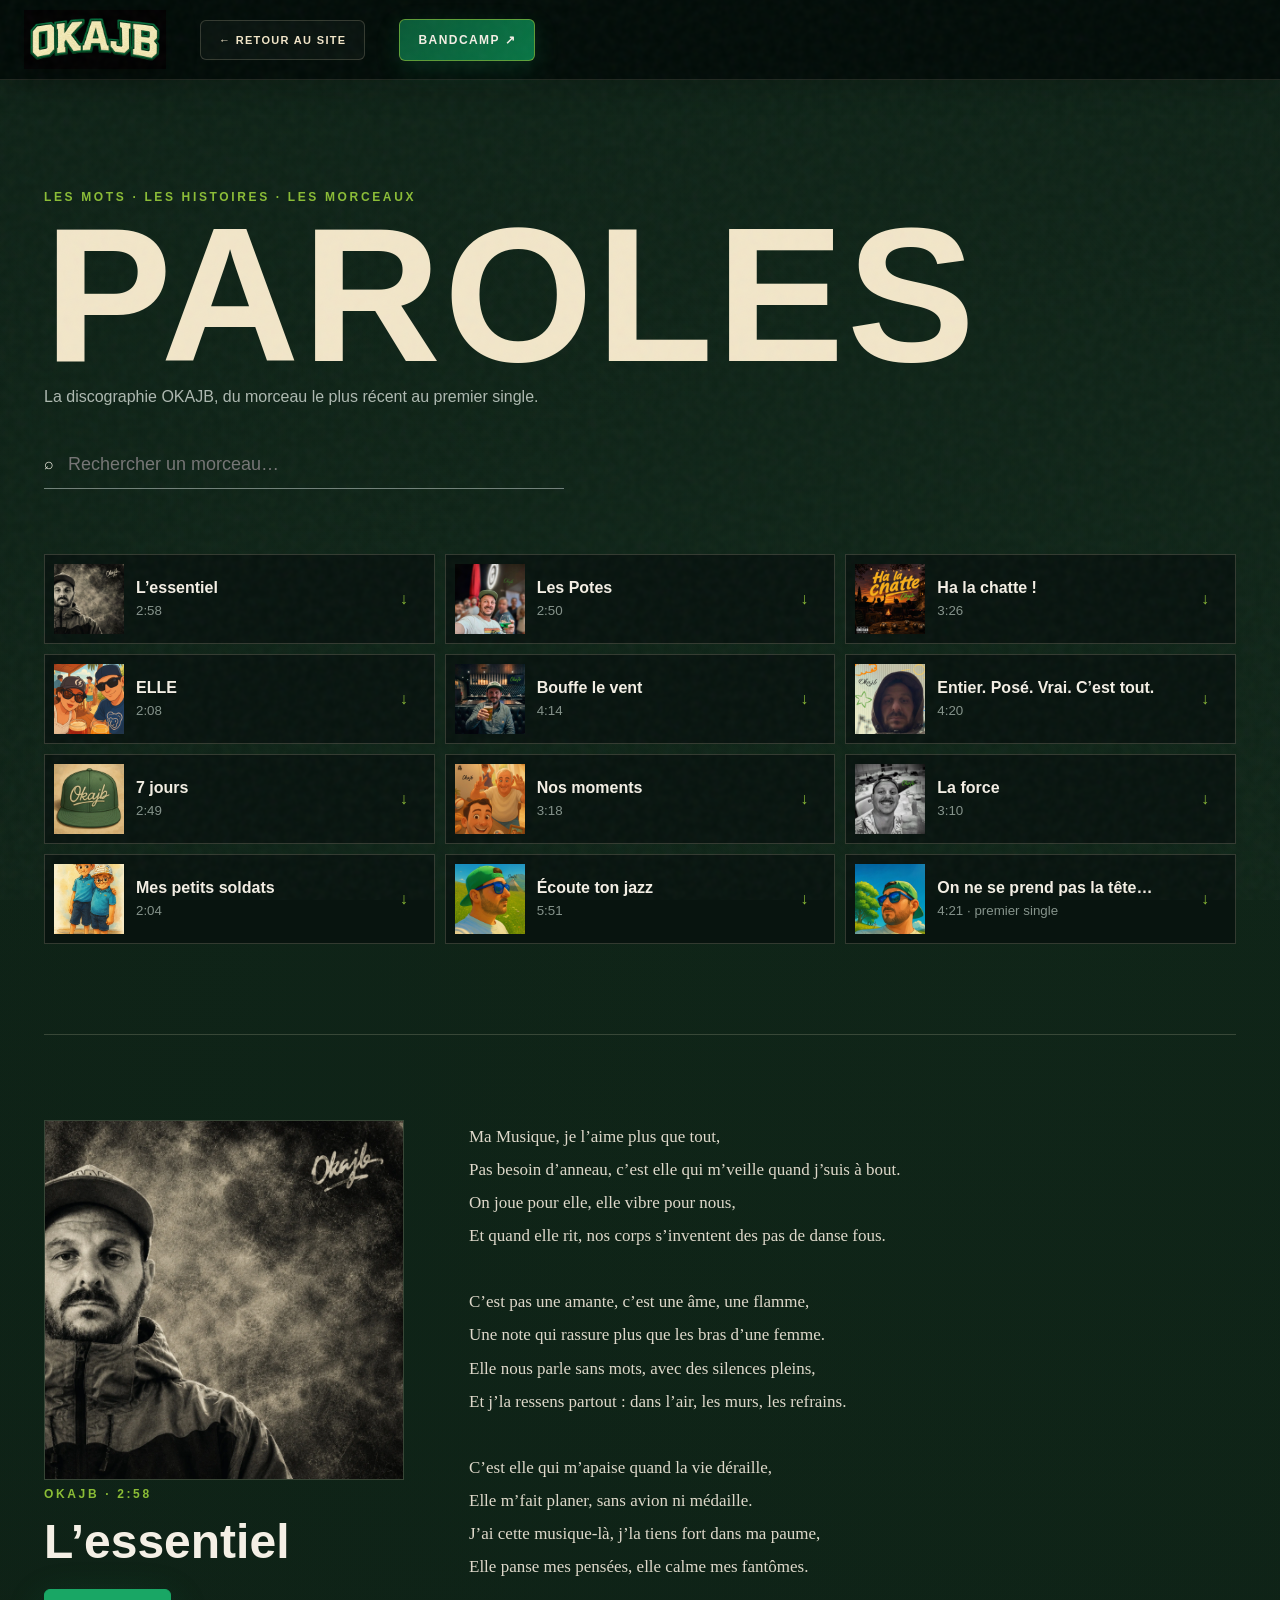
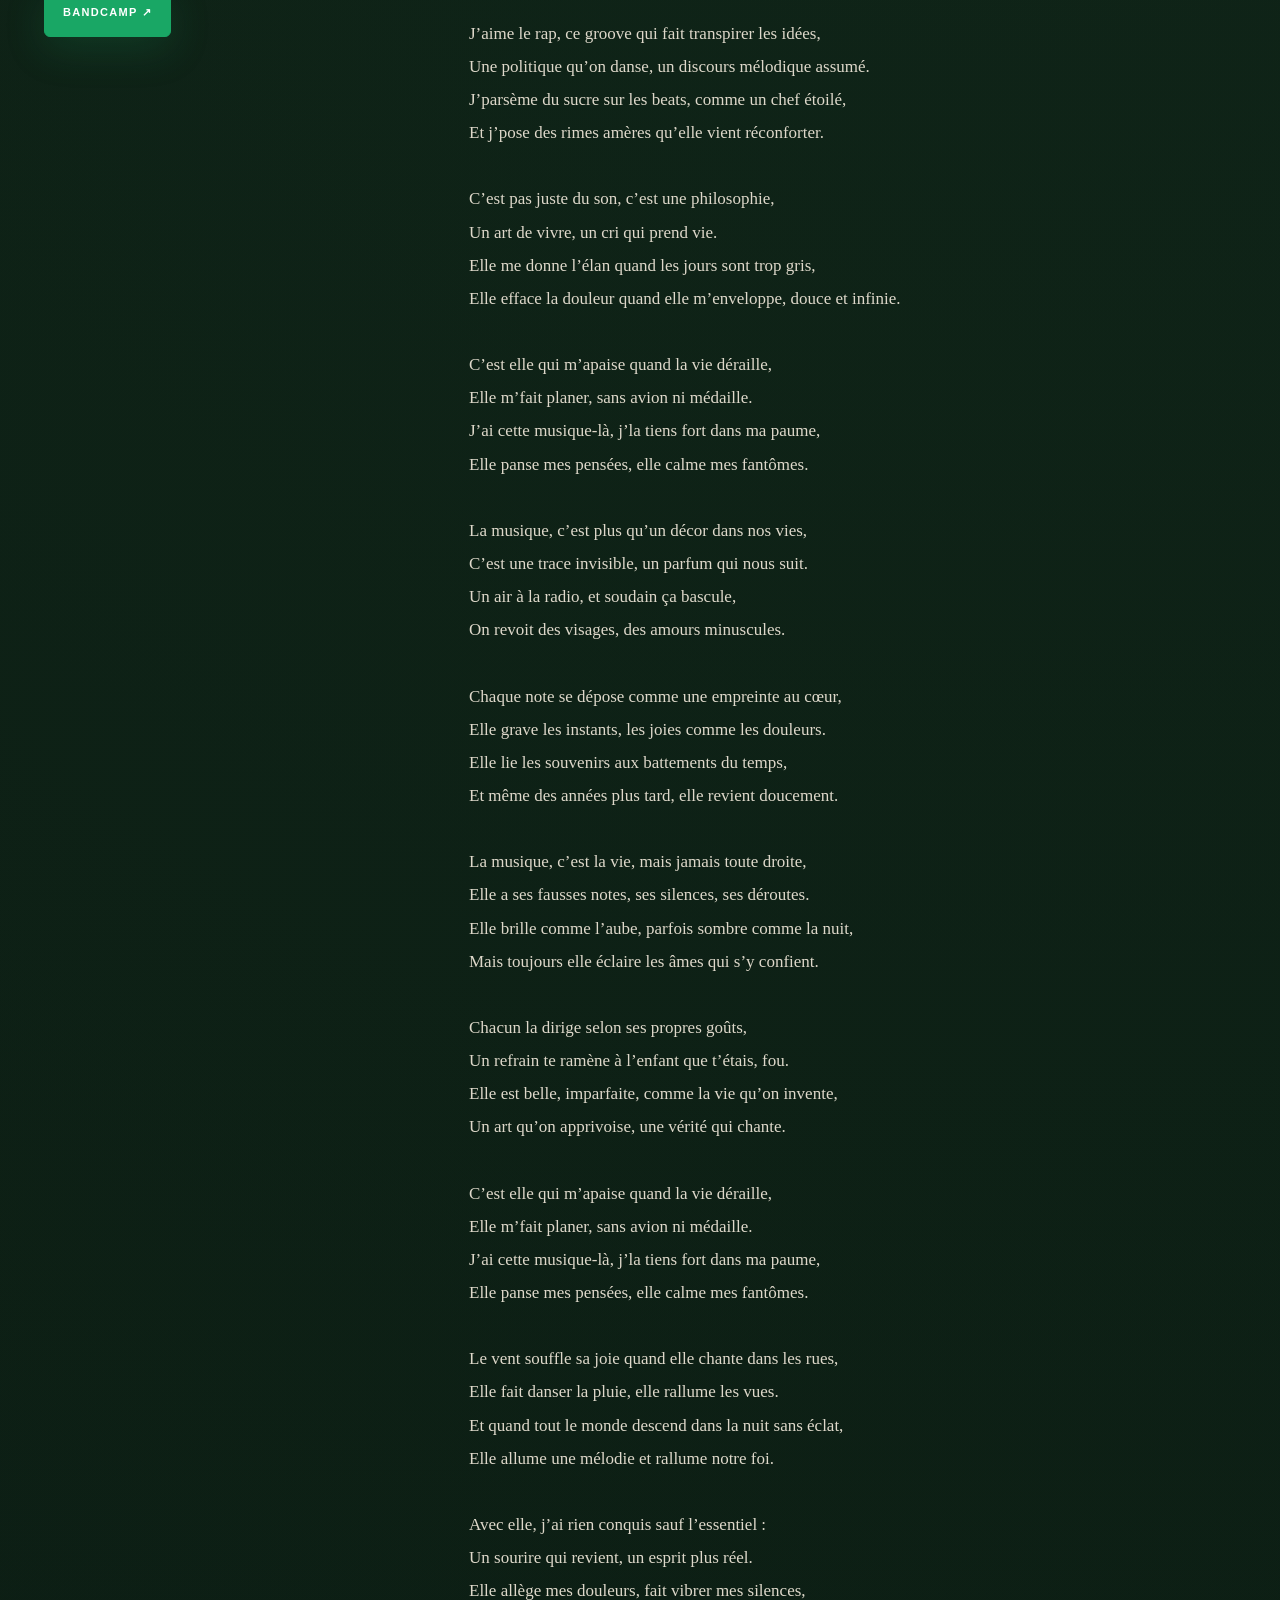
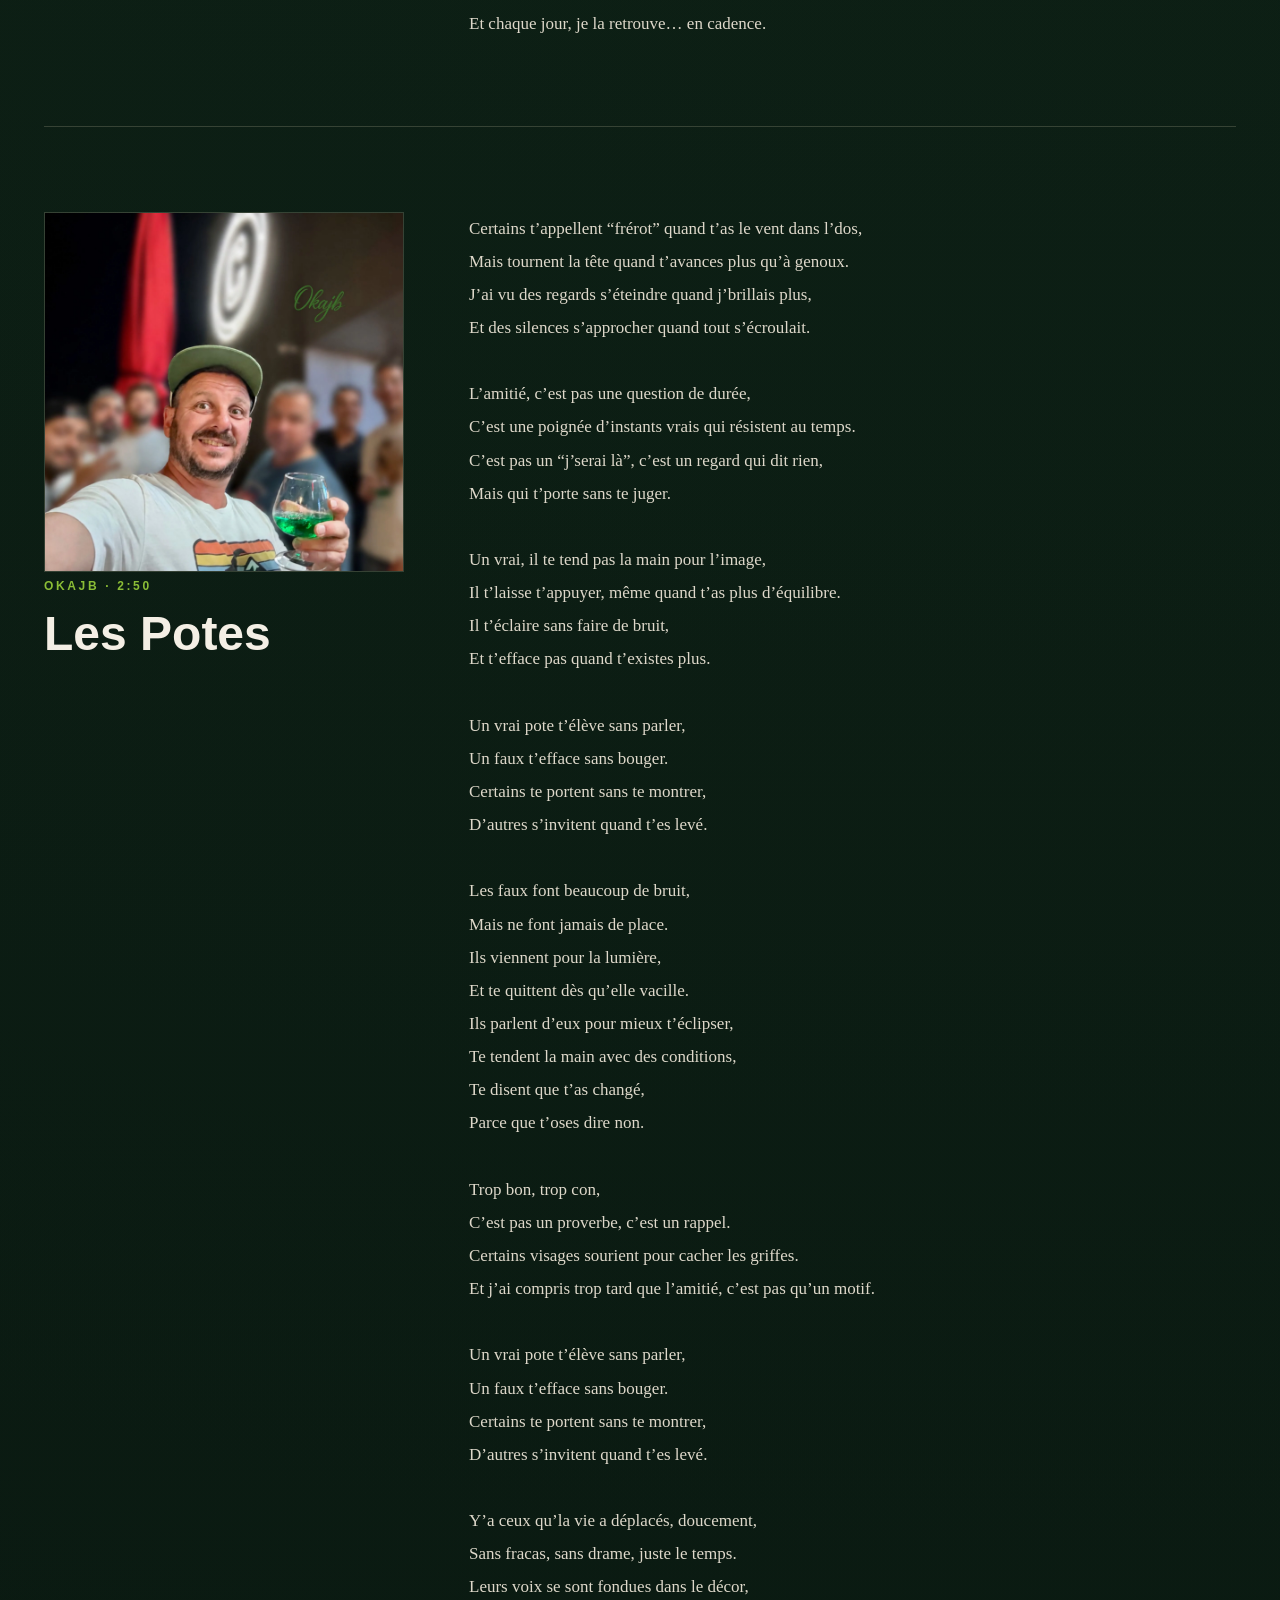
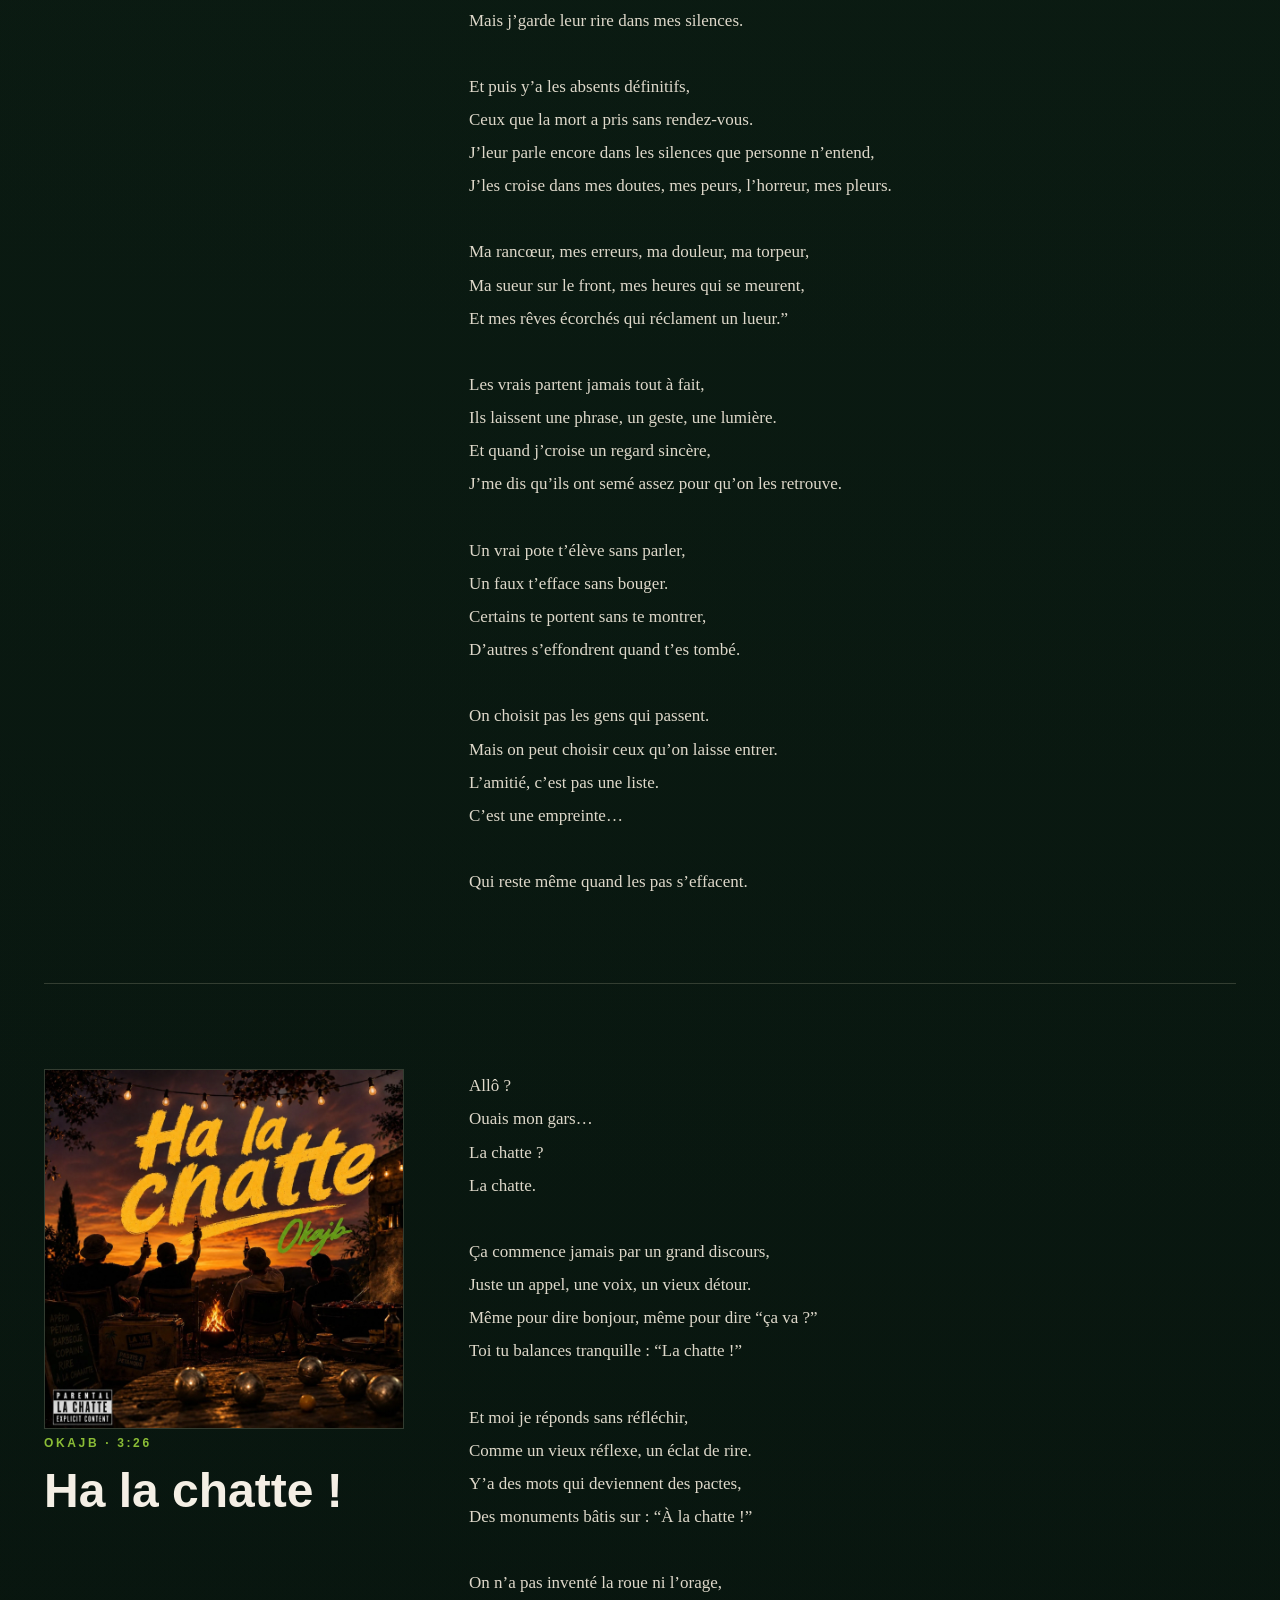
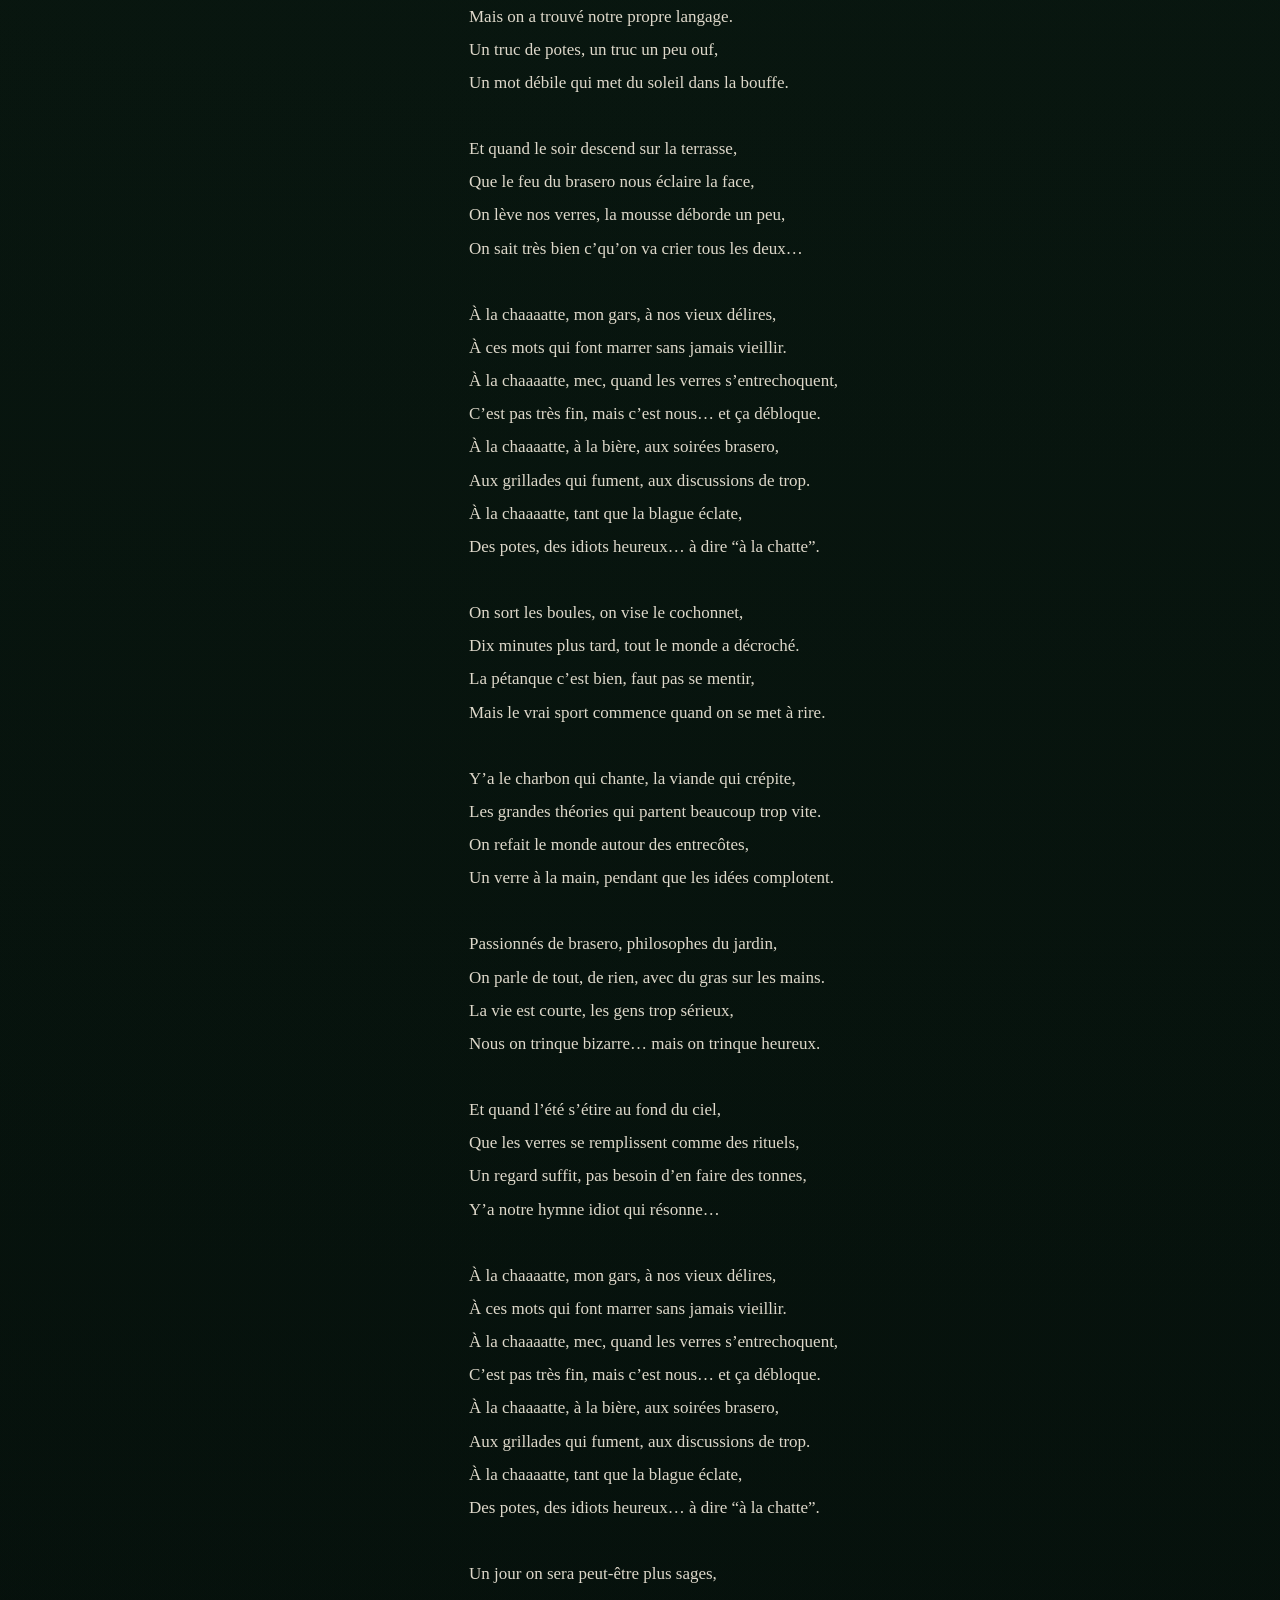
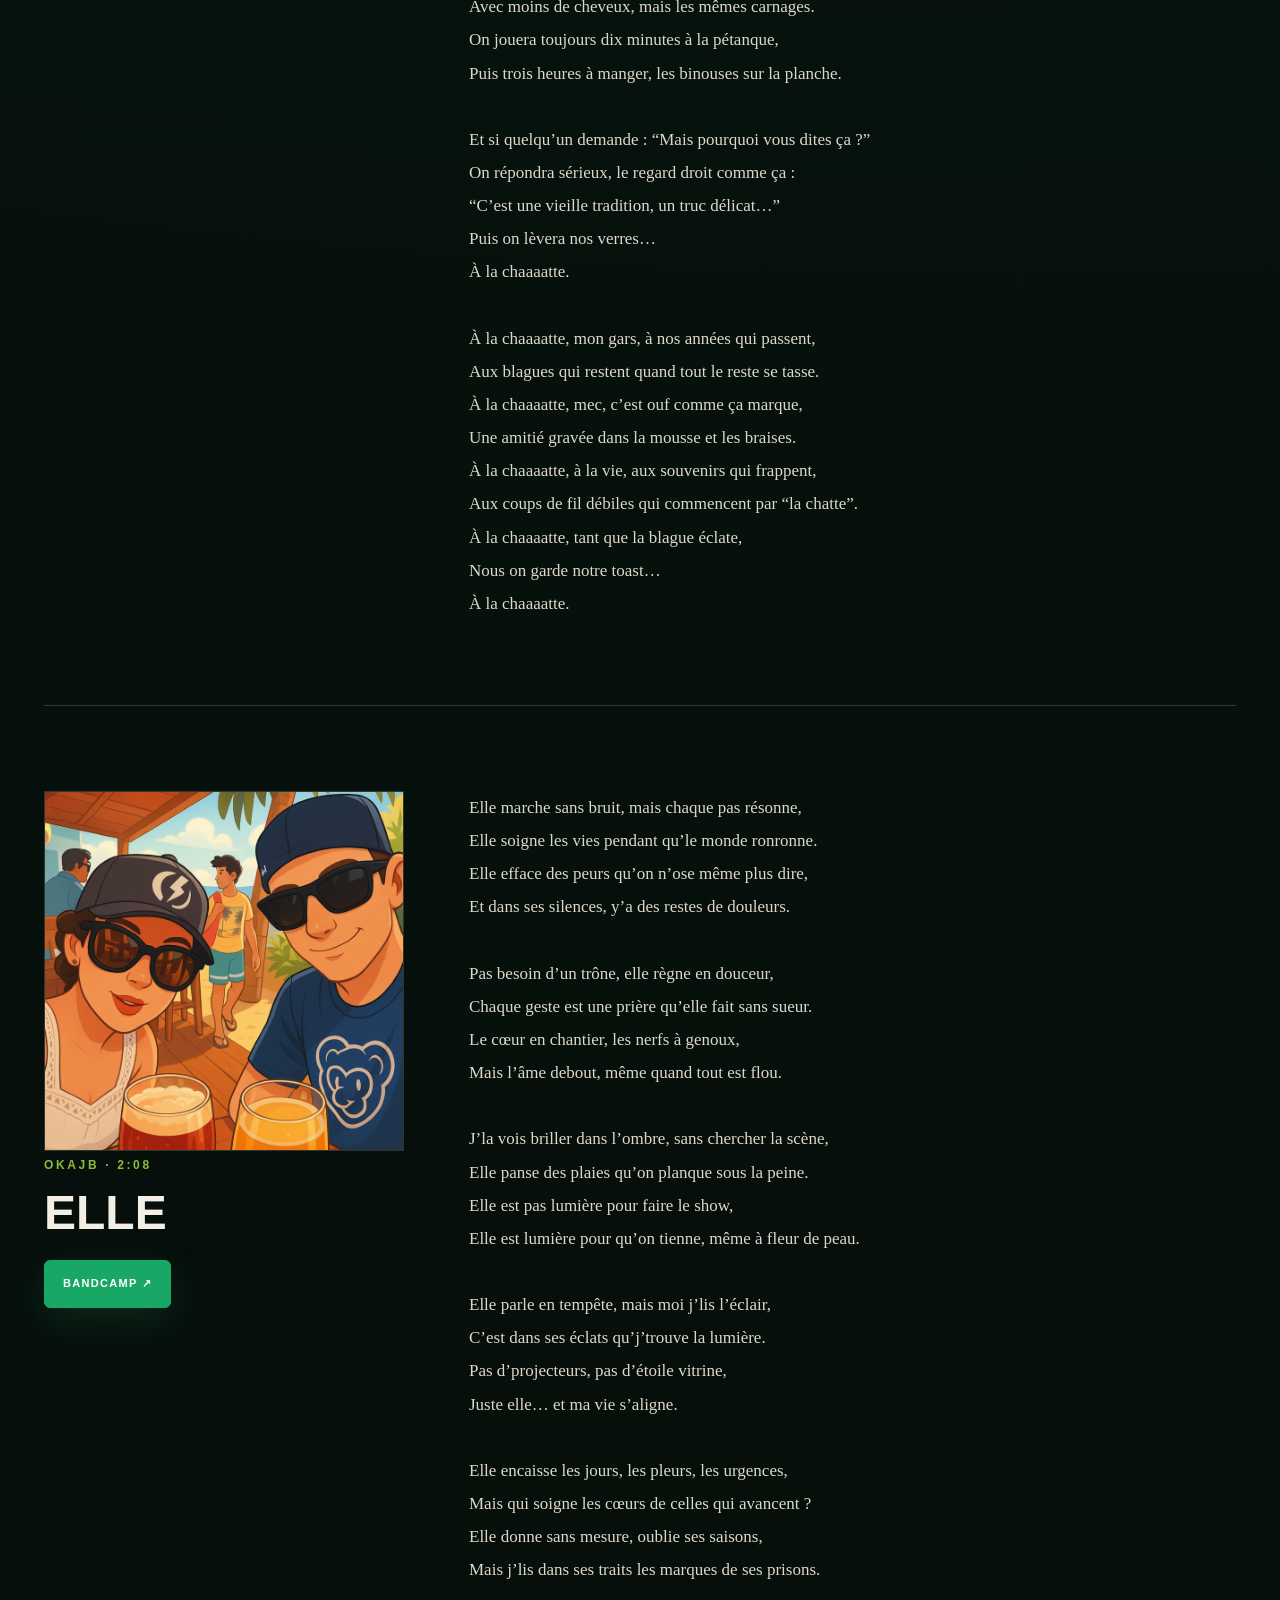
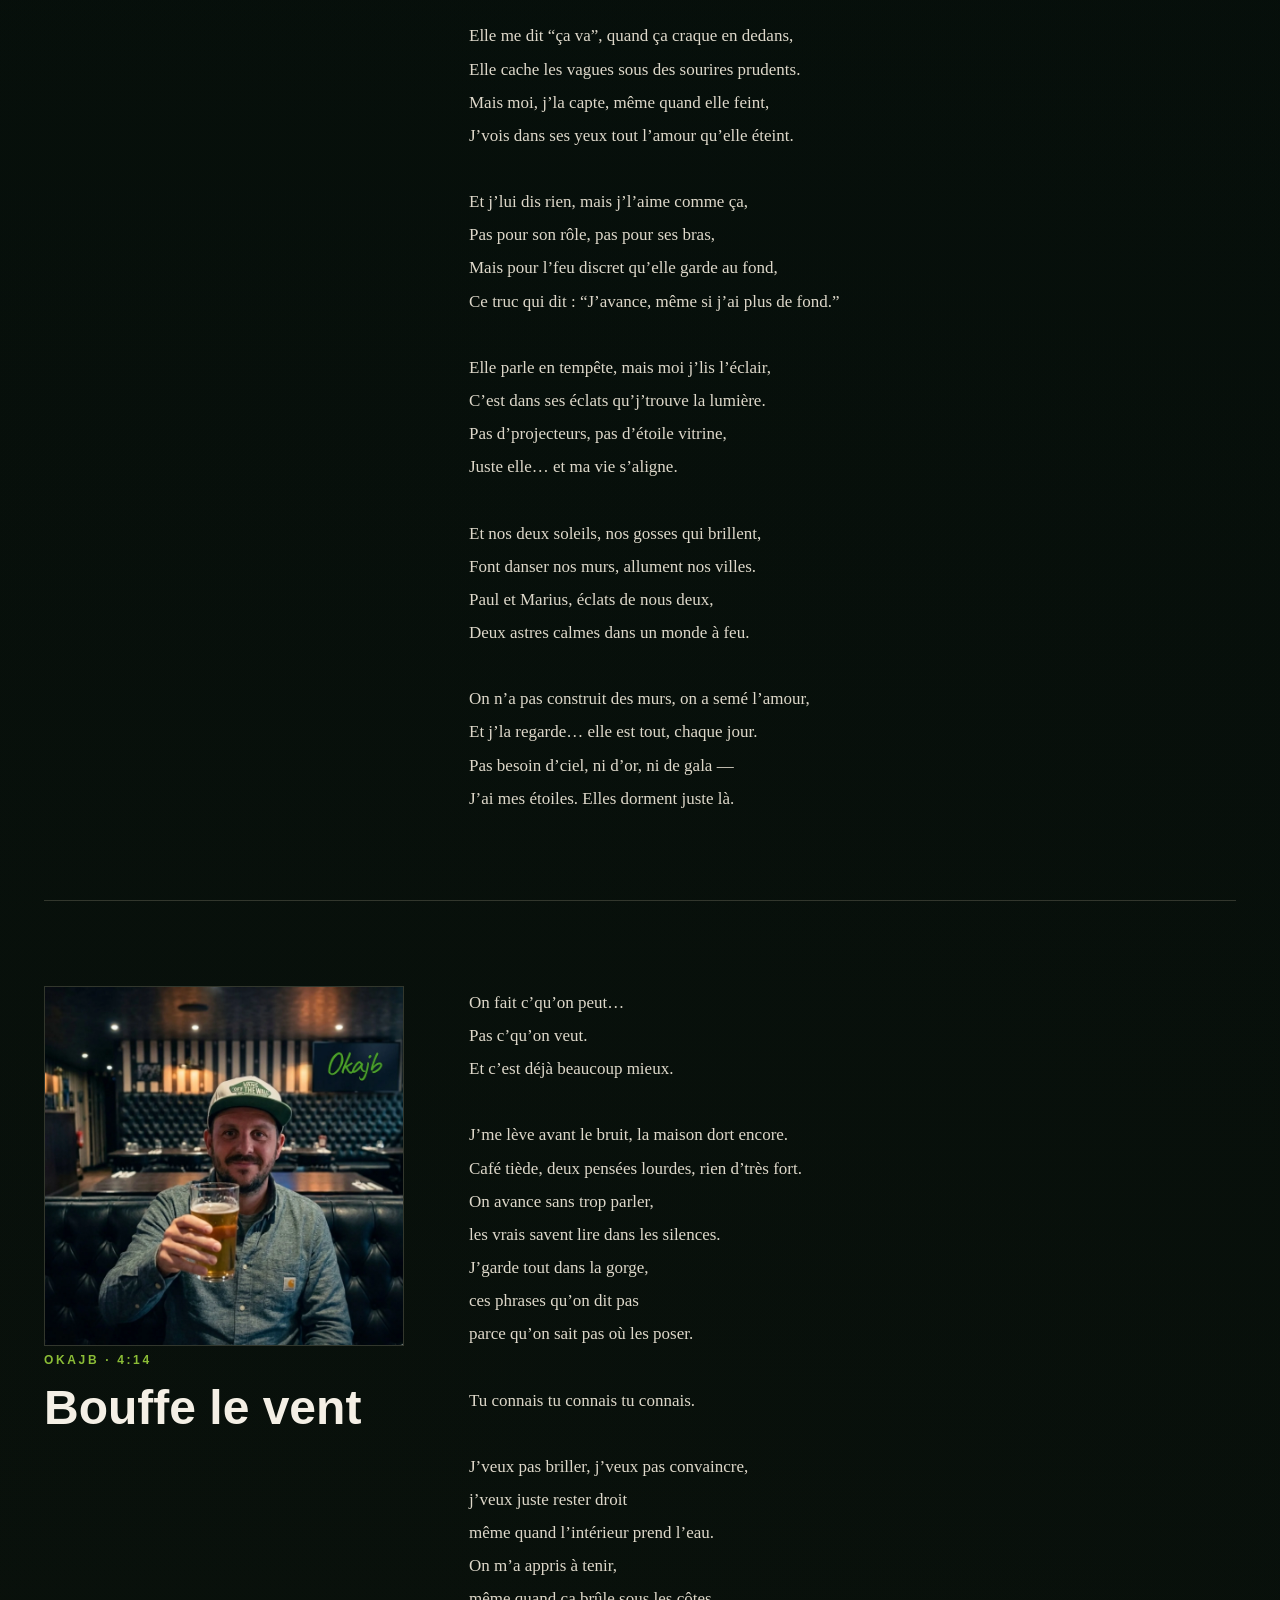
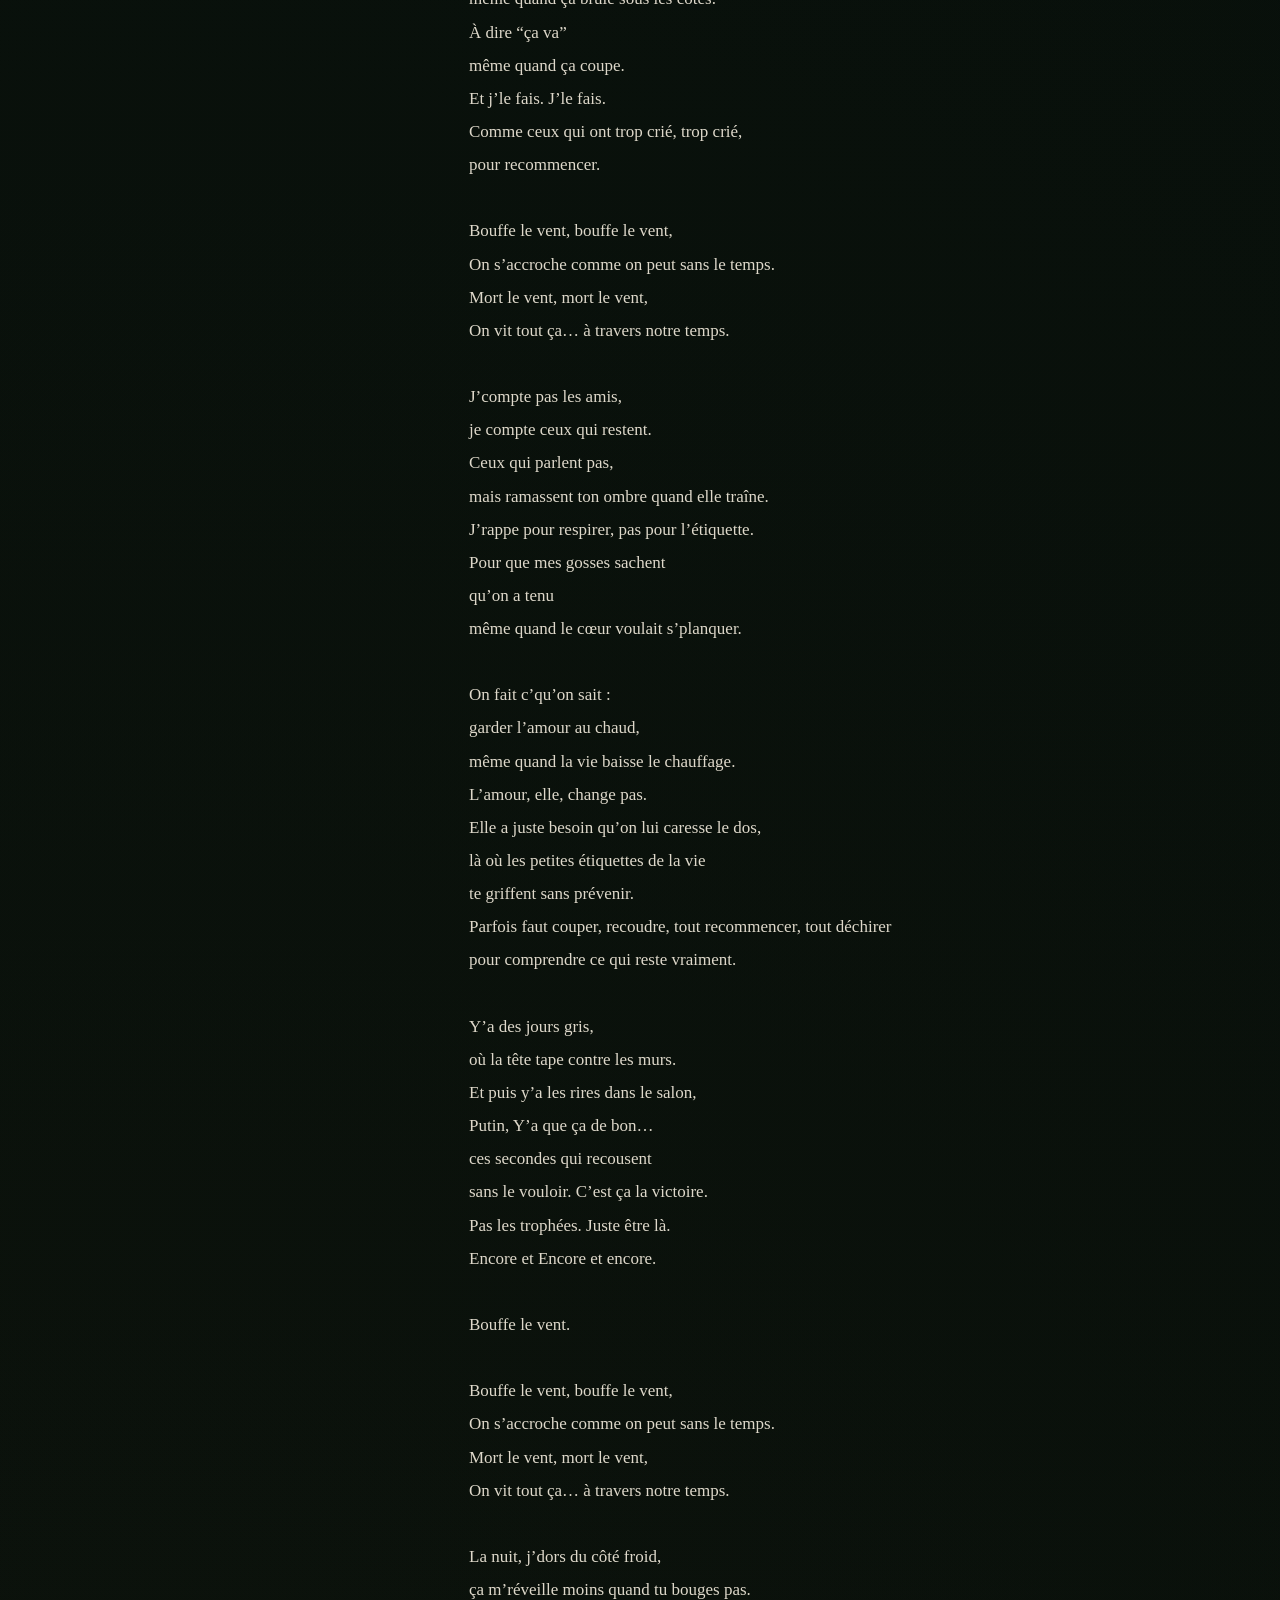
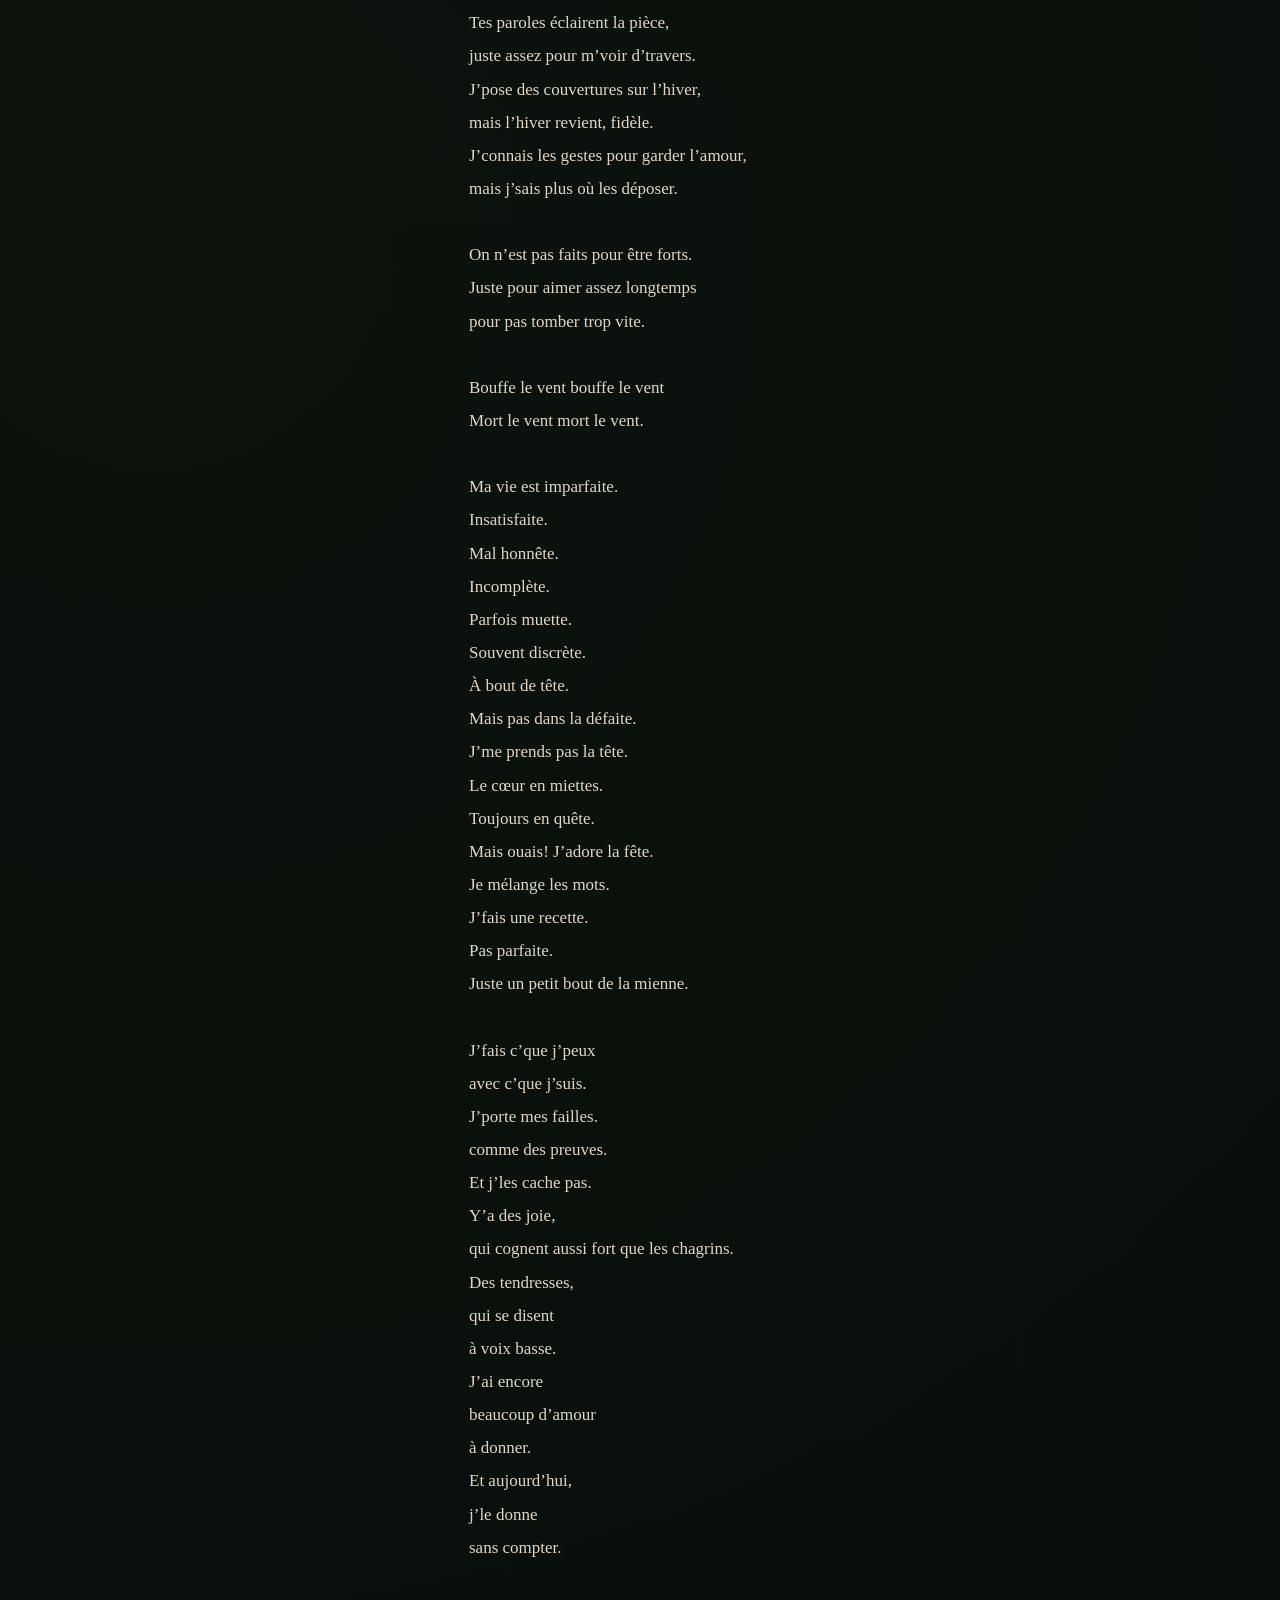
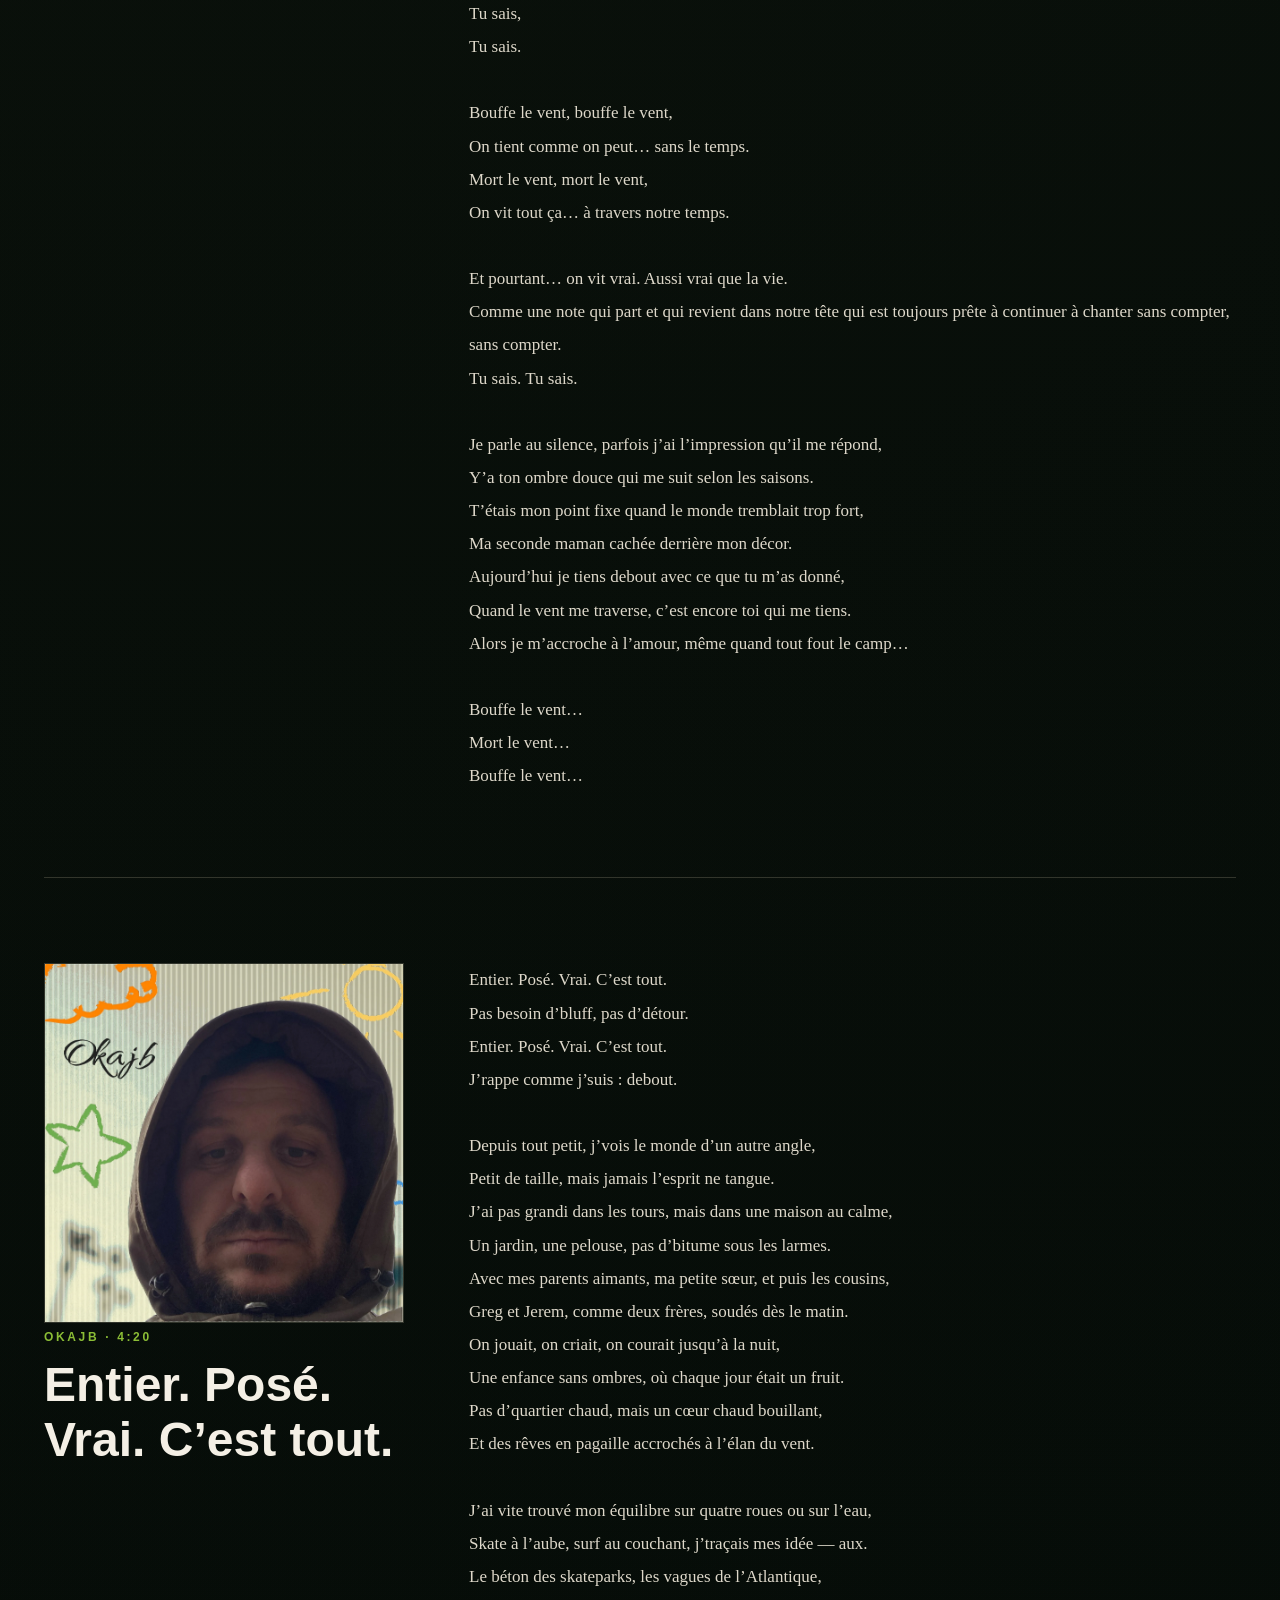
<file: paroles.html>
<!doctype html>
<html lang="fr">
<head>
  <meta charset="utf-8">
  <meta name="viewport" content="width=device-width, initial-scale=1">
  <title>Paroles — OKAJB</title>
  <meta name="description" content="Toutes les paroles des morceaux d'OKAJB.">
  <meta name="theme-color" content="#071812">
  <link rel="icon" href="favicon.webp" type="image/webp">
  <link rel="stylesheet" href="styles.css">
</head>
<body class="lyrics-page">
  <div class="noise"></div>
  <header class="site-header">
    <a class="brand" href="index.html"><img src="assets/images/logo.webp" alt="OKAJB"></a>
    <a class="btn btn-ghost compact" href="index.html">← RETOUR AU SITE</a>
    <a class="bandcamp-pill" href="https://okajb.bandcamp.com/" target="_blank" rel="noopener">BANDCAMP ↗</a>
  </header>
  <main>
    <section class="lyrics-hero">
      <p class="eyebrow">LES MOTS · LES HISTOIRES · LES MORCEAUX</p>
      <h1>PAROLES</h1>
      <p>La discographie OKAJB, du morceau le plus récent au premier single.</p>
      <label class="search"><span>⌕</span><input id="lyricsSearch" type="search" placeholder="Rechercher un morceau…"></label>
    </section>
    <section class="lyrics-index" id="lyricsIndex"></section>
    <section class="lyrics-full" id="lyricsFull"></section>
    <section class="picasso-lyrics-special" id="picasso-paroles">
      <p class="eyebrow">PROJET SPÉCIAL</p><h2>PICASSO</h2>
      <div class="lyrics-special-grid"><img src="assets/images/picasso.webp" alt="Picasso"><pre id="picassoLyricsPage"></pre></div>
    </section>
  </main>
  <footer class="footer"><span>© 2026 OKAJB</span><a href="index.html">Accueil</a></footer>
  <script src="data.js"></script>
  <script src="app.js"></script>
  <script src="analytics.js"></script>\n</body>
</html>
</file>
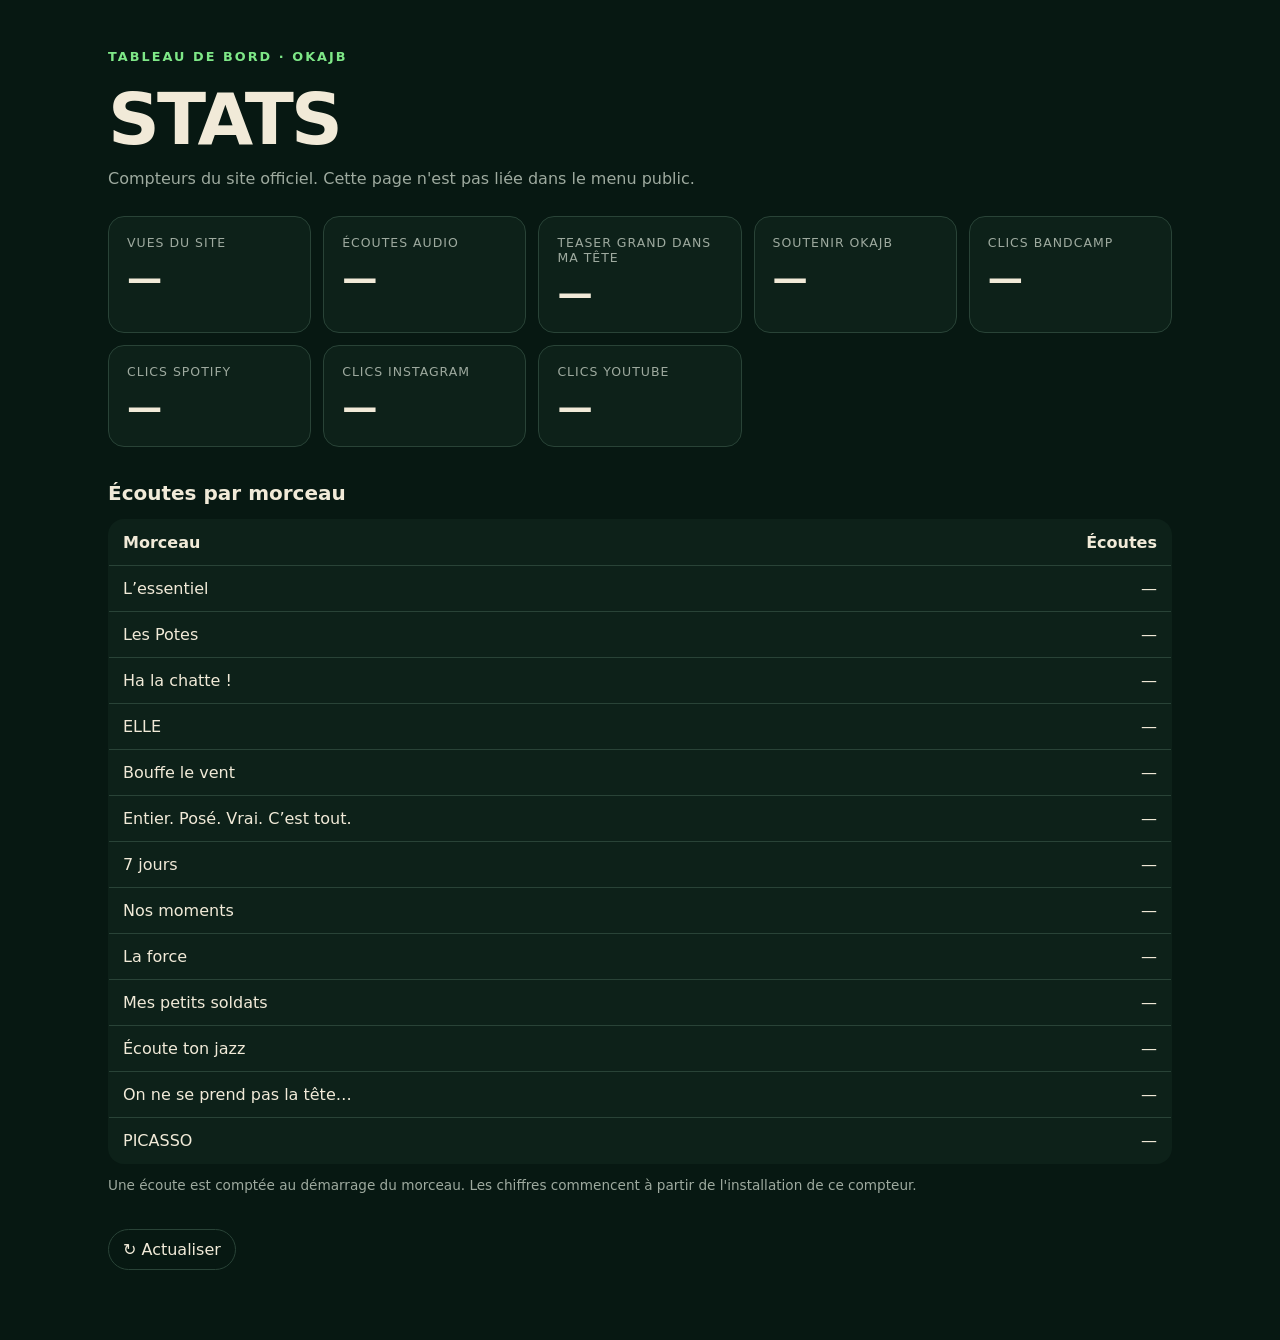
<file: stats.html>
<!doctype html>
<html lang="fr">
<head>
  <meta charset="utf-8">
  <meta name="viewport" content="width=device-width, initial-scale=1">
  <meta name="robots" content="noindex,nofollow">
  <title>Stats — OKAJB</title>
  <meta name="theme-color" content="#071812">
  <style>
    :root{--bg:#071812;--card:#0d2119;--green:#7ee787;--cream:#f1ead8;--muted:#9eaa9f;--line:#294337}
    *{box-sizing:border-box}
    body{margin:0;background:var(--bg);color:var(--cream);font-family:Inter,system-ui,-apple-system,BlinkMacSystemFont,"Segoe UI",sans-serif}
    main{max-width:1100px;margin:auto;padding:36px 18px 70px}
    h1{font-size:clamp(2rem,7vw,4.5rem);margin:0 0 8px;letter-spacing:-.04em}
    .eyebrow{color:var(--green);font-size:.8rem;font-weight:800;letter-spacing:.16em}
    .intro{color:var(--muted);margin:0 0 28px}
    .grid{display:grid;grid-template-columns:repeat(auto-fit,minmax(180px,1fr));gap:12px}
    .card{background:var(--card);border:1px solid var(--line);border-radius:16px;padding:18px}
    .card span{display:block;color:var(--muted);font-size:.78rem;text-transform:uppercase;letter-spacing:.08em}
    .card strong{display:block;font-size:2.2rem;margin-top:8px;color:var(--cream)}
    section{margin-top:34px}
    h2{font-size:1.25rem;margin:0 0 14px}
    table{width:100%;border-collapse:collapse;background:var(--card);border:1px solid var(--line);border-radius:16px;overflow:hidden}
    th,td{text-align:left;padding:13px 14px;border-bottom:1px solid var(--line)}
    th:last-child,td:last-child{text-align:right}
    tr:last-child td{border-bottom:0}
    .muted{color:var(--muted);font-size:.85rem}
    .refresh{display:inline-block;margin-top:22px;padding:10px 14px;border:1px solid var(--line);border-radius:999px;color:var(--cream);text-decoration:none}
  </style>
</head>
<body>
<main>
  <p class="eyebrow">TABLEAU DE BORD · OKAJB</p>
  <h1>STATS</h1>
  <p class="intro">Compteurs du site officiel. Cette page n'est pas liée dans le menu public.</p>

  <div class="grid">
    <div class="card"><span>Vues du site</span><strong data-stat="view/site">…</strong></div>
    <div class="card"><span>Écoutes audio</span><strong data-stat="audio-play/any">…</strong></div>
    <div class="card"><span>Teaser Grand dans ma tête</span><strong data-stat="video-play/grand-dans-ma-tete">…</strong></div>
    <div class="card"><span>Soutenir OKAJB</span><strong data-stat="support-click/grand-dans-ma-tete">…</strong></div>
    <div class="card"><span>Clics Bandcamp</span><strong data-stat="outbound-click/bandcamp">…</strong></div>
    <div class="card"><span>Clics Spotify</span><strong data-stat="outbound-click/spotify">…</strong></div>
    <div class="card"><span>Clics Instagram</span><strong data-stat="outbound-click/instagram">…</strong></div>
    <div class="card"><span>Clics YouTube</span><strong data-stat="outbound-click/youtube">…</strong></div>
  </div>

  <section>
    <h2>Écoutes par morceau</h2>
    <table>
      <thead><tr><th>Morceau</th><th>Écoutes</th></tr></thead>
      <tbody id="tracks"></tbody>
    </table>
    <p class="muted">Une écoute est comptée au démarrage du morceau. Les chiffres commencent à partir de l'installation de ce compteur.</p>
  </section>

  <a class="refresh" href="stats.html">↻ Actualiser</a>
</main>

<script src="data.js"></script>
<script>
(() => {
  const NS = 'okajb.github.io';
  const fmt = n => new Intl.NumberFormat('fr-FR').format(Number(n) || 0);
  const read = async (action, key) => {
    const url = 'https://counterapi.com/api/' + encodeURIComponent(NS) + '/' + encodeURIComponent(action) + '/' + encodeURIComponent(key) + '?readOnly=true';
    try {
      const res = await fetch(url, { cache: 'no-store' });
      if (!res.ok) throw new Error('HTTP ' + res.status);
      const json = await res.json();
      return Number(json.value) || 0;
    } catch (_) {
      return null;
    }
  };

  document.querySelectorAll('[data-stat]').forEach(async el => {
    const [action, key] = el.dataset.stat.split('/');
    const value = await read(action, key);
    el.textContent = value === null ? '—' : fmt(value);
  });

  const tbody = document.getElementById('tracks');
  const tracks = (window.OKAJB && Array.isArray(window.OKAJB.tracks)) ? window.OKAJB.tracks : [];
  [...tracks.map(t => ({title:t.title,key:t.slug})), {title:'PICASSO',key:'picasso'}].forEach(async item => {
    const tr = document.createElement('tr');
    tr.innerHTML = '<td></td><td>…</td>';
    tr.children[0].textContent = item.title;
    tbody.appendChild(tr);
    const value = await read('audio-play', item.key);
    tr.children[1].textContent = value === null ? '—' : fmt(value);
  });
})();
</script>
</body>
</html>
</file>
<file: styles.css>
:root{--bg:#06120e;--bg2:#0a1c15;--cream:#f2e6c9;--green:#19a765;--green2:#8bbd36;--text:#f4efe5;--muted:#a9b3aa;--line:rgba(242,230,201,.18);--card:#0b1f17;--black:#020805;--spotify:#1ed760;--max:1240px}
*{box-sizing:border-box}html{scroll-behavior:smooth;background:var(--bg)}body{margin:0;color:var(--text);background:radial-gradient(circle at 80% 5%,rgba(26,86,54,.22),transparent 30%),linear-gradient(#06120e,#030906);font-family:Arial,Helvetica,sans-serif;overflow-x:hidden}a{color:inherit;text-decoration:none}button,input{font:inherit}.noise{position:fixed;inset:0;pointer-events:none;z-index:999;opacity:.055;background-image:url("data:image/svg+xml,%3Csvg viewBox='0 0 120 120' xmlns='http://www.w3.org/2000/svg'%3E%3Cfilter id='n'%3E%3CfeTurbulence type='fractalNoise' baseFrequency='.8' numOctaves='2' stitchTiles='stitch'/%3E%3C/filter%3E%3Crect width='100%25' height='100%25' filter='url(%23n)' opacity='.7'/%3E%3C/svg%3E")}.site-header{height:76px;position:sticky;top:0;z-index:100;display:flex;align-items:center;gap:34px;padding:10px max(24px,calc((100vw - var(--max))/2));background:rgba(3,10,7,.88);backdrop-filter:blur(14px);border-bottom:1px solid var(--line)}.brand img{width:128px;display:block}.main-nav{margin-left:auto;display:flex;gap:26px;align-items:center}.main-nav a{font-size:12px;font-weight:800;letter-spacing:.16em;text-transform:uppercase;color:#d6d3c9}.main-nav a:hover{color:var(--green2)}.bandcamp-pill{border:1px solid rgba(139,189,54,.65);background:#0a4f31;padding:13px 18px;border-radius:6px;font-size:12px;font-weight:900;letter-spacing:.12em}.nav-toggle{display:none;margin-left:auto;background:none;border:0;color:white;font-size:24px}.hero{position:relative;min-height:760px;max-width:1500px;margin:0 auto;overflow:hidden;border-bottom:1px solid var(--line);display:grid;grid-template-columns:1.04fr .96fr}.hero:before{content:"OKAJB";position:absolute;left:-1.5vw;top:70px;font-family:Impact,'Arial Narrow Bold',sans-serif;font-size:clamp(150px,24vw,390px);line-height:.72;color:rgba(242,230,201,.08);letter-spacing:-.04em;white-space:nowrap}.hero-copy{z-index:2;padding:155px 20px 90px max(32px,calc((100vw - var(--max))/2));align-self:center}.eyebrow{color:var(--green2);font-size:12px;font-weight:900;letter-spacing:.22em;text-transform:uppercase;margin:0 0 14px}.hero h1,.section h2,.lyrics-hero h1{font-family:Impact,'Arial Narrow Bold',sans-serif;letter-spacing:.015em;margin:0;color:var(--cream);font-weight:900}.hero h1{font-size:clamp(86px,12vw,190px);line-height:.8}.hero-tagline{font-size:clamp(27px,3vw,48px);font-weight:800;line-height:1.02;margin:35px 0 34px;max-width:560px}.hero-actions,.action-row{display:flex;gap:12px;flex-wrap:wrap;align-items:center}.btn{display:inline-flex;align-items:center;justify-content:center;min-height:48px;padding:0 18px;border-radius:6px;border:1px solid var(--line);font-size:11px;font-weight:900;letter-spacing:.12em;text-transform:uppercase;cursor:pointer}.btn-primary{background:var(--green);border-color:var(--green);color:white;box-shadow:0 12px 40px rgba(25,167,101,.18)}.btn-primary:hover{background:#21bc75}.btn-ghost{background:rgba(255,255,255,.03);color:var(--cream)}.btn-spotify{background:var(--spotify);color:#04120a;border-color:var(--spotify)}.text-link{font-size:12px;font-weight:900;letter-spacing:.08em;text-transform:uppercase;color:var(--cream)}.hero-art{position:relative;z-index:1;display:flex;align-items:flex-end;justify-content:center;background:radial-gradient(circle at 55% 45%,rgba(139,189,54,.18),transparent 36%)}.hero-art img{height:700px;max-width:100%;object-fit:contain;object-position:bottom;filter:drop-shadow(0 25px 70px rgba(0,0,0,.4))}.hero-signature{position:absolute;right:8%;bottom:42px;width:230px;opacity:.98;filter:drop-shadow(0 10px 30px rgba(0,0,0,.38));z-index:3}.section{max-width:var(--max);margin:0 auto;padding:95px 24px;border-bottom:1px solid var(--line)}.section-head{display:flex;justify-content:space-between;align-items:end;gap:25px;margin-bottom:34px}.section h2{font-size:clamp(48px,6vw,88px);line-height:.9}.rule-label{color:var(--muted);font-size:10px;font-weight:800;letter-spacing:.18em}.feature-grid{display:grid;grid-template-columns:minmax(320px,470px) 1fr;gap:54px;align-items:center}.feature-cover{position:relative}.feature-cover:after{content:"";position:absolute;inset:20px -20px -20px 20px;border:1px solid rgba(139,189,54,.35);z-index:-1}.feature-cover img{width:100%;aspect-ratio:1;object-fit:cover;display:block}.feature-copy h3,.picasso-copy h3{font-family:Impact,'Arial Narrow Bold',sans-serif;font-size:clamp(58px,7vw,108px);line-height:.85;margin:6px 0 24px;color:var(--cream)}.feature-copy p{max-width:650px;font-size:18px;line-height:1.65;color:#cbd1cb}.track-kicker,.mini{font-size:10px;letter-spacing:.22em;color:var(--green2);font-weight:900}.radio-shell{background:linear-gradient(145deg,rgba(14,42,30,.9),rgba(5,17,12,.9));border:1px solid var(--line);box-shadow:0 30px 90px rgba(0,0,0,.25)}.now-playing{display:grid;grid-template-columns:130px 1fr 80px;align-items:center;min-height:150px;border-bottom:1px solid var(--line)}.now-playing>img{width:130px;height:130px;object-fit:cover;margin:10px}.now-copy{padding:20px 28px}.now-copy strong{display:block;font-family:Impact,'Arial Narrow Bold',sans-serif;font-size:34px;letter-spacing:.03em;margin:6px 0}.now-copy span:last-child{color:var(--muted);font-size:12px}.play-main{width:56px;height:56px;border-radius:50%;background:var(--cream);color:var(--black);border:0;font-weight:900;font-size:18px;cursor:pointer}.player-controls{display:grid;grid-template-columns:50px 1fr 50px;align-items:center;border-bottom:1px solid var(--line)}.player-controls button{height:55px;border:0;border-right:1px solid var(--line);background:none;color:var(--cream);font-size:20px}.player-controls button:last-child{border-left:1px solid var(--line);border-right:0}.player-controls input{width:calc(100% - 30px);margin:0 15px;accent-color:var(--green)}.tracklist{max-height:480px;overflow:auto}.track-row{width:100%;display:grid;grid-template-columns:50px 58px 1fr 65px 35px;gap:13px;align-items:center;padding:10px 16px;border:0;border-bottom:1px solid rgba(242,230,201,.08);background:transparent;color:var(--text);text-align:left;cursor:pointer}.track-row:hover,.track-row.active{background:rgba(25,167,101,.11)}.track-row.active strong{color:#71db9f}.track-row img{width:50px;height:50px;object-fit:cover}.track-meta strong{display:block;font-size:14px}.track-meta small{display:block;color:var(--muted);margin-top:4px;font-size:9px;letter-spacing:.1em}.num{color:#66746b;font-weight:800}.row-play{color:var(--green2)}.card-grid{display:grid;grid-template-columns:repeat(3,1fr);gap:15px}.lyric-card{position:relative;min-height:340px;overflow:hidden;border:1px solid var(--line);background:#111}.lyric-card:after{content:"";position:absolute;inset:0;background:linear-gradient(transparent 38%,rgba(1,7,4,.94) 100%)}.lyric-card img{width:100%;height:100%;position:absolute;inset:0;object-fit:cover;transition:transform .45s ease}.lyric-card:hover img{transform:scale(1.04)}.lyric-card div{position:absolute;left:20px;right:20px;bottom:20px;z-index:2}.lyric-card span,.lyric-card b{font-size:9px;letter-spacing:.16em}.lyric-card span{color:#a8b4ad}.lyric-card h3{font-family:Impact,'Arial Narrow Bold',sans-serif;font-size:34px;margin:7px 0 12px}.split{display:grid;grid-template-columns:1fr 1fr;gap:55px;align-items:center}.bio-visual{overflow:hidden;border:1px solid var(--line)}.bio-visual img{width:100%;height:460px;object-fit:cover;transform:scale(1.08)}.bio-copy p:not(.eyebrow){font-size:16px;line-height:1.8;color:#d0d4cf}.signature-inline{width:170px;margin-top:20px;opacity:.98;filter:drop-shadow(0 8px 20px rgba(0,0,0,.28))}.playlist-card{display:grid;grid-template-columns:minmax(310px,500px) 1fr;gap:45px;align-items:center;border:1px solid var(--line);background:linear-gradient(130deg,#0b1912,#12120d);padding:24px}.playlist-card img{width:100%;display:block}.playlist-card p:not(.eyebrow){color:#bdc5bf;line-height:1.6}.picasso-grid{display:grid;grid-template-columns:1.4fr .8fr;gap:42px;align-items:center}.video-frame{border:1px solid var(--line);padding:10px;background:#020503}.video-frame video{width:100%;display:block;max-height:620px;background:black}.picasso-copy p{color:#c1c8c3;line-height:1.7}.picasso-copy audio{width:100%;margin:16px 0 24px}.lyrics-panel{margin-top:28px;padding:35px;border:1px solid var(--line);white-space:pre-wrap;font-family:Georgia,serif;line-height:1.85;color:#e5dfd1;background:#08140f}.merch-intro{display:grid;grid-template-columns:330px 1fr;gap:48px;align-items:center;margin-bottom:38px}.merch-intro img{max-width:100%}.merch-intro p:not(.eyebrow){color:#bbc4bd}.product-grid{display:grid;grid-template-columns:1fr 1fr;gap:18px}.product{display:grid;grid-template-columns:1fr .8fr;align-items:center;min-height:360px;background:#f3efe5;color:#0b1712;overflow:hidden}.product img{width:100%;height:100%;object-fit:contain;padding:22px}.product div{padding:28px}.product span{font-size:58px;font-family:Impact,sans-serif;color:#d5d0c3}.product h3{font-family:Impact,sans-serif;font-size:44px;margin:3px 0}.product b{display:inline-block;margin-top:20px;border:1px solid #24362e;padding:9px;font-size:9px;letter-spacing:.13em}.links-section{position:relative;overflow:hidden;max-width:none;padding-left:max(24px,calc((100vw - var(--max))/2));padding-right:max(24px,calc((100vw - var(--max))/2))}.links-bg{position:absolute;inset:0;width:100%;height:100%;object-fit:cover;opacity:.17;filter:grayscale(1) contrast(1.2)}.links-section:after{content:"";position:absolute;inset:0;background:linear-gradient(90deg,#03100b 15%,rgba(3,16,11,.75),#03100b)}.links-inner{position:relative;z-index:2}.platforms{display:grid;grid-template-columns:repeat(4,1fr);gap:10px;margin-top:32px}.platform{min-height:68px;border:1px solid var(--line);background:rgba(255,255,255,.03);display:flex;align-items:center;gap:12px;padding:14px 16px;font-size:12px;font-weight:900;text-transform:uppercase;letter-spacing:.07em}.platform:hover{border-color:var(--green2);transform:translateY(-2px)}.platform img{width:22px;height:22px}.platform.priority{background:var(--green);border-color:var(--green);grid-column:span 2;font-size:15px}.footer-signature{width:200px;margin-top:45px;opacity:.98;filter:drop-shadow(0 8px 20px rgba(0,0,0,.28))}.footer{min-height:70px;display:flex;align-items:center;justify-content:space-between;gap:20px;padding:0 max(24px,calc((100vw - var(--max))/2));border-top:1px solid var(--line);font-size:9px;letter-spacing:.14em;text-transform:uppercase;color:#849188}.lyrics-hero{max-width:var(--max);margin:0 auto;padding:110px 24px 65px}.lyrics-hero h1{font-size:clamp(90px,15vw,220px);line-height:.8}.lyrics-hero>p:last-of-type{color:#aeb9b1;max-width:550px}.search{margin-top:35px;display:flex;align-items:center;gap:12px;max-width:520px;border-bottom:1px solid #718179;padding:12px 0}.search input{width:100%;background:none;border:0;outline:0;color:white;font-size:18px}.lyrics-index{max-width:var(--max);margin:0 auto;padding:0 24px 90px;display:grid;grid-template-columns:repeat(3,1fr);gap:10px}.lyrics-index-card{display:grid;grid-template-columns:70px 1fr 25px;align-items:center;gap:12px;border:1px solid var(--line);padding:9px;background:#08140f}.lyrics-index-card img{width:70px;height:70px;object-fit:cover}.lyrics-index-card b{display:block}.lyrics-index-card small{display:block;color:#85938b;margin-top:6px}.lyrics-index-card i{font-style:normal;color:var(--green2)}.lyrics-full{max-width:var(--max);margin:0 auto;padding:0 24px}.lyric-entry{display:grid;grid-template-columns:360px 1fr;gap:65px;padding:85px 0;border-top:1px solid var(--line);scroll-margin-top:85px}.lyric-side{position:sticky;top:105px;align-self:start}.lyric-side img{width:100%;aspect-ratio:1;object-fit:cover;border:1px solid var(--line)}.lyric-side h2{font-family:Impact,sans-serif;font-size:48px;margin:12px 0 20px}.lyric-entry pre,.lyrics-special-grid pre{margin:0;white-space:pre-wrap;font-family:Georgia,'Times New Roman',serif;font-size:17px;line-height:1.95;color:#ded8ca}.picasso-lyrics-special{max-width:var(--max);margin:80px auto 0;padding:80px 24px;border-top:1px solid var(--line)}.picasso-lyrics-special h2{font-family:Impact,sans-serif;font-size:80px;margin:0 0 30px}.lyrics-special-grid{display:grid;grid-template-columns:360px 1fr;gap:65px}.lyrics-special-grid img{width:100%;position:sticky;top:105px}.compact{min-height:40px}.toast{position:fixed;right:20px;bottom:20px;background:#11231b;border:1px solid var(--line);padding:13px 16px;font-size:12px;opacity:0;transform:translateY(8px);transition:.2s;pointer-events:none}.toast.show{opacity:1;transform:none}
@media(max-width:960px){.site-header{padding:10px 18px;gap:16px}.brand img{width:102px}.nav-toggle{display:block}.main-nav{display:none;position:absolute;top:76px;left:0;right:0;background:#04100b;border-bottom:1px solid var(--line);padding:20px;flex-direction:column}.main-nav.open{display:flex}.bandcamp-pill{font-size:9px;padding:11px 12px}.hero{grid-template-columns:1fr;min-height:auto;padding-top:20px}.hero-copy{padding:90px 24px 25px}.hero-art{height:520px}.hero-art img{height:520px}.hero-signature{bottom:20px;width:155px;right:7%}.section{padding:70px 18px}.feature-grid,.split,.playlist-card,.picasso-grid,.merch-intro,.lyric-entry,.lyrics-special-grid{grid-template-columns:1fr}.feature-cover{max-width:520px}.section-head{align-items:flex-start;flex-direction:column}.card-grid{grid-template-columns:repeat(2,1fr)}.product-grid{grid-template-columns:1fr}.platforms{grid-template-columns:repeat(2,1fr)}.lyric-side{position:relative;top:auto;display:grid;grid-template-columns:160px 1fr;gap:18px}.lyrics-index{grid-template-columns:repeat(2,1fr)}.lyrics-special-grid img{position:relative;top:auto;max-width:480px}.playlist-card{padding:14px}.bio-visual img{height:auto}.now-playing{grid-template-columns:90px 1fr 65px}.now-playing>img{width:80px;height:80px}.track-row{grid-template-columns:36px 46px 1fr 46px}.track-row img{width:42px;height:42px}.row-play{display:none}}
@media(max-width:600px){.site-header{height:68px}.main-nav{top:68px}.bandcamp-pill{padding:10px}.hero-copy{padding-top:65px}.hero h1{font-size:86px}.hero-tagline{font-size:28px}.hero-art{height:430px}.hero-art img{height:430px}.hero:before{top:250px;font-size:190px}.feature-copy h3,.picasso-copy h3{font-size:64px}.section h2{font-size:52px}.card-grid,.lyrics-index{grid-template-columns:1fr}.lyric-card{min-height:300px}.product{grid-template-columns:1fr}.product img{height:300px}.platforms{grid-template-columns:1fr}.platform.priority{grid-column:auto}.footer{align-items:flex-start;flex-direction:column;padding-top:22px;padding-bottom:22px}.lyrics-hero{padding-top:85px}.lyrics-hero h1{font-size:94px}.lyric-side{grid-template-columns:1fr}.lyric-side img{max-width:280px}.lyric-entry pre,.lyrics-special-grid pre{font-size:15px}.now-copy{padding:14px}.now-copy strong{font-size:26px}}
.platform-mark{width:28px;height:28px;border-radius:50%;display:inline-grid;place-items:center;border:1px solid rgba(255,255,255,.22);font-size:18px;line-height:1;font-weight:900}.platform-mark.spotify{color:#1ed760}.platform-mark.youtube,.platform-mark.youtubemusic{color:#ff3b30}.platform-mark.soundcloud{color:#ff6a00}.platform-mark.instagram{color:#ff66b3}.platform-mark.facebook{color:#62a2ff}.platform-mark.applemusic{color:#f4f4f4}.platform-mark.deezer{color:#a76cff}.platform.priority .platform-mark{color:var(--cream);border-color:rgba(242,230,201,.42)}

.picasso-title{font-family:Arial Black,Impact,'Arial Narrow Bold',sans-serif !important;letter-spacing:.02em}
.merch-intro img{width:100%;max-width:430px;height:auto;display:block}
.product.zoomable-product{cursor:zoom-in;transition:transform .18s ease,box-shadow .18s ease}
.product.zoomable-product:hover{transform:translateY(-2px);box-shadow:0 18px 35px rgba(0,0,0,.18)}
.zoom-hint{display:block;margin-top:14px;font-size:10px;letter-spacing:.14em;color:#3a4b43;font-weight:900}
.zoom-modal{position:fixed;inset:0;z-index:1200;background:rgba(3,10,7,.88);display:flex;align-items:center;justify-content:center;padding:28px}
.zoom-modal[hidden]{display:none !important}
.zoom-dialog{max-width:min(1000px,92vw);max-height:88vh;text-align:center}
.zoom-dialog img{max-width:100%;max-height:78vh;display:block;margin:0 auto;border:1px solid rgba(255,255,255,.14);background:#fff}
.zoom-dialog p{margin:14px 0 0;color:#f2e6c9;font-size:14px;font-weight:800;letter-spacing:.08em;text-transform:uppercase}
.zoom-close{position:absolute;top:18px;right:18px;width:46px;height:46px;border-radius:999px;border:1px solid rgba(255,255,255,.18);background:rgba(0,0,0,.35);color:#fff;font-size:32px;line-height:1;cursor:pointer}
@media(max-width:600px){.zoom-dialog img{max-height:70vh}.zoom-close{top:12px;right:12px}}

/* ===== OKAJB — premium polish pass ===== */
body{background:
  radial-gradient(circle at 78% 3%,rgba(61,126,73,.18),transparent 25%),
  radial-gradient(circle at 12% 38%,rgba(141,119,62,.06),transparent 23%),
  linear-gradient(180deg,#06120e 0%,#030a07 48%,#06100c 100%)}
.site-header{height:80px;background:rgba(2,10,7,.9);border-bottom:1px solid rgba(242,230,201,.12);box-shadow:0 8px 28px rgba(0,0,0,.2)}
.brand img{width:142px;filter:drop-shadow(0 4px 14px rgba(0,0,0,.35))}
.main-nav a{position:relative;transition:color .2s ease}.main-nav a:after{content:"";position:absolute;left:0;right:100%;bottom:-10px;height:2px;background:var(--green2);transition:right .2s ease}.main-nav a:hover:after{right:0}
.bandcamp-pill{background:linear-gradient(135deg,#0a5a37,#087545);box-shadow:0 8px 25px rgba(25,167,101,.18);transition:.2s ease}.bandcamp-pill:hover{transform:translateY(-1px);box-shadow:0 12px 32px rgba(25,167,101,.28)}

.hero{min-height:790px;background:linear-gradient(115deg,rgba(2,9,6,.45),rgba(11,30,21,.28));isolation:isolate}
.hero:after{content:"";position:absolute;inset:0;z-index:-1;background:linear-gradient(90deg,rgba(2,8,5,.92) 0%,rgba(2,8,5,.45) 46%,transparent 68%)}
.hero-copy{padding-top:145px}
.hero h1{text-shadow:0 12px 45px rgba(0,0,0,.38)}
.hero-tagline{color:#fff8e8;max-width:620px}
.hero-stats{display:flex;gap:8px;flex-wrap:wrap;margin:-12px 0 30px}.hero-stats span{border:1px solid rgba(242,230,201,.22);background:rgba(255,255,255,.025);padding:8px 11px;font-size:9px;font-weight:900;letter-spacing:.16em;color:#b9c4bc}
.hero-art{background:radial-gradient(circle at 53% 51%,rgba(139,189,54,.2),transparent 38%)}
.hero-art img{height:735px;filter:drop-shadow(0 28px 75px rgba(0,0,0,.48)) saturate(1.02)}
.hero-signature{right:5.5%;bottom:50px;width:260px;filter:drop-shadow(0 10px 30px rgba(0,0,0,.55))}
.btn{transition:transform .18s ease,box-shadow .18s ease,border-color .18s ease,background .18s ease}.btn:hover{transform:translateY(-2px)}.btn-primary:hover{box-shadow:0 12px 35px rgba(25,167,101,.25)}

.section{position:relative;padding-top:110px;padding-bottom:110px}.section-head{margin-bottom:45px}.section-head>div{position:relative}.section-head>div:before{content:"";position:absolute;left:-18px;top:2px;width:3px;height:42px;background:linear-gradient(var(--green2),var(--green))}.section h2{letter-spacing:.005em;text-shadow:0 8px 30px rgba(0,0,0,.22)}
.feature-grid{gap:70px}.feature-cover{box-shadow:0 32px 70px rgba(0,0,0,.35)}.feature-cover img{transition:transform .5s ease}.feature-cover:hover img{transform:scale(1.018)}.feature-copy p{color:#d4dbd6}

.radio-shell{border-radius:14px;overflow:hidden;border-color:rgba(139,189,54,.24);box-shadow:0 34px 95px rgba(0,0,0,.38),0 0 0 1px rgba(139,189,54,.04) inset}.now-playing{background:linear-gradient(105deg,rgba(24,70,46,.24),rgba(4,14,10,.15))}.play-main{transition:.2s ease;box-shadow:0 10px 25px rgba(0,0,0,.28)}.play-main:hover{transform:scale(1.07);background:white}.track-row{transition:background .15s ease,padding-left .15s ease}.track-row:hover{padding-left:20px}

.lyric-card{border-radius:10px;border-color:rgba(242,230,201,.13);box-shadow:0 18px 45px rgba(0,0,0,.2)}.lyric-card:after{background:linear-gradient(transparent 25%,rgba(1,7,4,.98) 100%)}
.bio-visual{position:relative;border-radius:10px;box-shadow:0 28px 65px rgba(0,0,0,.3)}.bio-visual:after{content:"";position:absolute;inset:0;box-shadow:inset 0 0 90px rgba(2,8,5,.3);pointer-events:none}.signature-inline{width:210px}
.playlist-card{border-radius:12px;padding:30px;background:linear-gradient(130deg,rgba(10,27,19,.98),rgba(21,21,13,.96));box-shadow:0 28px 70px rgba(0,0,0,.28)}.playlist-card img{border-radius:7px;box-shadow:0 20px 45px rgba(0,0,0,.35)}

.picasso-section{max-width:none;padding-left:max(24px,calc((100vw - var(--max))/2));padding-right:max(24px,calc((100vw - var(--max))/2));background:radial-gradient(circle at 18% 60%,rgba(139,189,54,.10),transparent 28%),linear-gradient(180deg,rgba(4,13,9,.3),rgba(10,20,14,.65),rgba(4,13,9,.25))}
.picasso-grid{gap:58px}.video-frame{padding:12px;border-radius:10px;border-color:rgba(242,230,201,.2);background:#010403;box-shadow:0 35px 85px rgba(0,0,0,.48)}.video-frame video{border-radius:5px}.picasso-copy{padding:20px 0}.picasso-title{font-family:Arial Black,Helvetica,Arial,sans-serif !important;font-weight:950 !important;line-height:.82 !important;letter-spacing:-.045em !important;margin-bottom:30px !important}.picasso-title span{display:block}.picasso-title span:first-child{letter-spacing:-.025em}.picasso-copy p{font-size:17px;line-height:1.75;color:#d1d8d3}.picasso-copy audio{filter:sepia(.15) saturate(.75);border-radius:30px}.lyrics-panel{border-radius:8px;box-shadow:0 20px 50px rgba(0,0,0,.2)}

.merch-section{max-width:none;padding-left:max(24px,calc((100vw - var(--max))/2));padding-right:max(24px,calc((100vw - var(--max))/2));background:linear-gradient(180deg,#07130e 0%,#091812 48%,#050d09 100%)}
.merch-intro{grid-template-columns:minmax(300px,420px) 1fr;gap:65px;margin-bottom:50px}.merch-intro img{width:100%;max-width:420px;filter:drop-shadow(0 18px 35px rgba(0,0,0,.35))}.merch-intro p:not(.eyebrow){font-size:16px;line-height:1.7;color:#cbd4ce}
.product-grid{gap:22px}.product{grid-template-columns:1.15fr .85fr;min-height:410px;border-radius:12px;background:#f3efe5;box-shadow:0 26px 65px rgba(0,0,0,.25);border:1px solid rgba(255,255,255,.06);transition:transform .22s ease,box-shadow .22s ease;position:relative}.product.zoomable-product:hover{transform:translateY(-5px);box-shadow:0 36px 80px rgba(0,0,0,.36)}
.product .product-visual{padding:0;position:relative;height:100%;min-height:410px;background:linear-gradient(145deg,#faf8f1,#ebe8de);display:flex;align-items:center;justify-content:center;overflow:hidden}.product .product-visual img{width:100%;height:100%;object-fit:contain;padding:16px;transition:transform .32s ease}.product:hover .product-visual img{transform:scale(1.035)}
.product .product-copy{padding:36px}.product .product-copy>span{font-size:64px;color:#d4cec0}.product .product-copy h3{font-size:47px;line-height:.9}.product .product-copy p{font-size:14px;color:#3e4a44}.product .product-copy b{background:#0b2419;color:#f2e6c9;border-color:#0b2419;border-radius:3px}.zoom-badge{position:absolute !important;right:14px;bottom:14px;background:rgba(5,18,12,.9);color:#fff !important;font-family:Arial,sans-serif !important;font-size:10px !important;letter-spacing:.15em;padding:10px 12px;border-radius:999px;box-shadow:0 6px 20px rgba(0,0,0,.22)}.zoom-hint{display:block;margin-top:16px;font-size:10px;line-height:1.5;letter-spacing:.08em;color:#607068;font-weight:800;text-transform:uppercase}
.zoom-modal{backdrop-filter:blur(16px);background:rgba(1,6,4,.93)}.zoom-dialog{max-width:min(1220px,94vw)}.zoom-dialog img{max-height:80vh;border-radius:10px;border:1px solid rgba(242,230,201,.18);box-shadow:0 35px 100px rgba(0,0,0,.55)}.zoom-close{transition:.18s ease}.zoom-close:hover{transform:rotate(4deg) scale(1.05);border-color:var(--green2)}

.links-section{padding-top:120px;padding-bottom:120px}.platform{border-radius:6px;transition:.18s ease}.platform:hover{background:rgba(139,189,54,.07)}.platform.priority{box-shadow:0 14px 34px rgba(25,167,101,.17)}.footer-signature{width:235px}

@media(max-width:960px){.hero{min-height:auto}.hero-art img{height:540px}.hero-signature{width:180px;right:5%}.hero-stats{margin-top:-8px}.section{padding-top:78px;padding-bottom:78px}.merch-intro{grid-template-columns:1fr}.merch-intro img{max-width:390px}.product{grid-template-columns:1fr}.product .product-visual{min-height:360px}.picasso-grid{gap:35px}}
@media(max-width:600px){.site-header{height:68px}.brand img{width:110px}.hero-copy{padding-top:72px}.hero-stats{margin-bottom:24px}.hero-art img{height:445px}.hero-signature{width:145px;bottom:20px}.section-head>div:before{display:none}.section{padding-top:68px;padding-bottom:68px}.merch-intro{gap:28px}.product .product-visual{min-height:290px}.product .product-copy{padding:28px}.product .product-copy h3{font-size:42px}.picasso-title{font-size:58px !important}.links-section{padding-top:75px;padding-bottom:75px}}

.picasso-poster{border:1px solid var(--line);padding:10px;background:#020503;overflow:hidden}
.picasso-poster img{width:100%;display:block;aspect-ratio:1/1;object-fit:cover;background:#020503}


/* ===== Espace commentaires ===== */
.comments-section{max-width:none;padding-left:max(24px,calc((100vw - var(--max))/2));padding-right:max(24px,calc((100vw - var(--max))/2));background:linear-gradient(180deg,#06120e 0%,#091812 52%,#050d09 100%)}
.comments-intro{max-width:820px;margin:-12px 0 34px}.comments-intro p{font-size:17px;line-height:1.75;color:#d1d8d3;margin:0 0 10px}.comments-note{font-size:12px!important;color:#8f9d94!important;letter-spacing:.03em}
.comments-shell{max-width:980px;padding:24px;border:1px solid rgba(242,230,201,.14);border-radius:12px;background:linear-gradient(145deg,rgba(13,34,25,.94),rgba(4,14,10,.94));box-shadow:0 28px 75px rgba(0,0,0,.28)}
.comments-shell .utterances{max-width:100%!important;margin:0!important}
@media(max-width:600px){.comments-shell{padding:14px}.comments-intro p{font-size:15px}}


/* ===== Formulaire de soutien OKAJB ===== */
.support-section{max-width:none;padding-left:max(24px,calc((100vw - var(--max))/2));padding-right:max(24px,calc((100vw - var(--max))/2));background:radial-gradient(circle at 82% 28%,rgba(25,167,101,.11),transparent 28%),linear-gradient(180deg,#06120e,#081711 55%,#050d09)}
.support-grid{display:grid;grid-template-columns:.8fr 1.2fr;gap:64px;align-items:start}
.support-copy{max-width:520px}.support-copy p{margin:0 0 18px;color:#d1d8d3;font-size:18px;line-height:1.75}.support-copy .support-privacy{font-size:12px;color:#8f9d94;line-height:1.65}
.support-form{padding:30px;border:1px solid rgba(242,230,201,.14);border-radius:12px;background:linear-gradient(145deg,rgba(13,34,25,.96),rgba(4,14,10,.96));box-shadow:0 28px 75px rgba(0,0,0,.3)}
.support-form label{display:block;margin-bottom:22px}.support-form label span{display:block;margin-bottom:9px;color:var(--green2);font-size:10px;font-weight:900;letter-spacing:.18em}
.support-form input[type="email"],.support-form textarea{width:100%;border:1px solid rgba(242,230,201,.18);border-radius:7px;background:#06110d;color:var(--text);outline:0;padding:15px 16px;font:inherit;transition:border-color .18s ease,box-shadow .18s ease}
.support-form textarea{min-height:150px;resize:vertical;line-height:1.55}
.support-form input[type="email"]:focus,.support-form textarea:focus{border-color:var(--green);box-shadow:0 0 0 3px rgba(25,167,101,.11)}
.support-form ::placeholder{color:#6f7c74}
.support-submit{width:100%;font-size:12px}
.support-status{min-height:22px;margin:14px 0 0;font-size:13px;color:#b8c4bc}.support-status.success{color:#7ee6a8}.support-status.error{color:#ffb1a8}
.support-honey{position:absolute!important;left:-9999px!important;opacity:0!important;pointer-events:none!important}
@media(max-width:960px){.support-grid{grid-template-columns:1fr;gap:28px}.support-copy{max-width:760px}}
@media(max-width:600px){.support-form{padding:20px}.support-copy p{font-size:16px}}




/* ===== GRAND DANS MA TÊTE ===== */
.upcoming-single-section{max-width:none;padding-left:max(24px,calc((100vw - var(--max))/2));padding-right:max(24px,calc((100vw - var(--max))/2));background:radial-gradient(circle at 78% 32%,rgba(25,167,101,.13),transparent 30%),linear-gradient(180deg,#040c08 0%,#07150f 100%)}
.upcoming-single-head{display:flex;justify-content:space-between;align-items:end;gap:24px;margin-bottom:42px}
.upcoming-single-head>div{position:relative}
.upcoming-single-head>div:before{content:"";position:absolute;left:-18px;top:2px;width:3px;height:42px;background:linear-gradient(var(--green2),var(--green))}
.upcoming-single-grid{display:grid;grid-template-columns:minmax(320px,470px) 1fr;gap:58px;align-items:start}
.upcoming-cover{position:relative;border:1px solid rgba(242,230,201,.15);background:#020503;box-shadow:0 30px 80px rgba(0,0,0,.42)}
.upcoming-cover:after{content:"";position:absolute;inset:18px -18px -18px 18px;border:1px solid rgba(139,189,54,.28);z-index:-1}
.upcoming-cover img{display:block;width:100%;aspect-ratio:1/1;object-fit:cover}
.upcoming-copy{min-width:0}
.upcoming-intro{max-width:720px;margin:0 0 24px;color:#d1d8d3;font-size:18px;line-height:1.7}
.upcoming-copy blockquote{margin:0 0 30px;padding:20px 22px;border-left:3px solid var(--green2);background:rgba(255,255,255,.025);color:#fff6df;font-family:Georgia,'Times New Roman',serif;font-size:clamp(21px,2.4vw,32px);line-height:1.45;font-style:italic}
.teaser-wrap{overflow:hidden;border:1px solid rgba(242,230,201,.15);border-radius:12px;background:#020503;box-shadow:0 25px 65px rgba(0,0,0,.36)}
.teaser-label{display:flex;justify-content:space-between;gap:16px;align-items:center;padding:13px 16px;border-bottom:1px solid rgba(242,230,201,.12);background:rgba(255,255,255,.02)}
.teaser-label span,.teaser-label strong{font-size:9px;font-weight:900;letter-spacing:.16em}
.teaser-label span{color:var(--cream)}
.teaser-label strong{color:var(--green2)}
.teaser-wrap video{display:block;width:100%;max-height:560px;background:#000}
.upcoming-actions{display:flex;align-items:center;gap:16px;flex-wrap:wrap;margin-top:24px}
.coming-badge{display:inline-flex;align-items:center;min-height:48px;padding:0 16px;border:1px solid rgba(139,189,54,.35);border-radius:999px;color:var(--green2);font-size:10px;font-weight:900;letter-spacing:.16em;background:rgba(139,189,54,.05)}
@media(max-width:960px){.upcoming-single-head{align-items:flex-start;flex-direction:column}.upcoming-single-grid{grid-template-columns:1fr}.upcoming-cover{max-width:620px}.upcoming-single-head>div:before{display:none}}
@media(max-width:600px){.upcoming-single-section{padding-left:18px;padding-right:18px}.upcoming-intro{font-size:16px}.upcoming-copy blockquote{font-size:20px;padding:17px 18px}.teaser-label{align-items:flex-start;flex-direction:column;gap:5px}.coming-badge{width:100%;justify-content:center}.upcoming-actions .btn{width:100%}}
</file>
